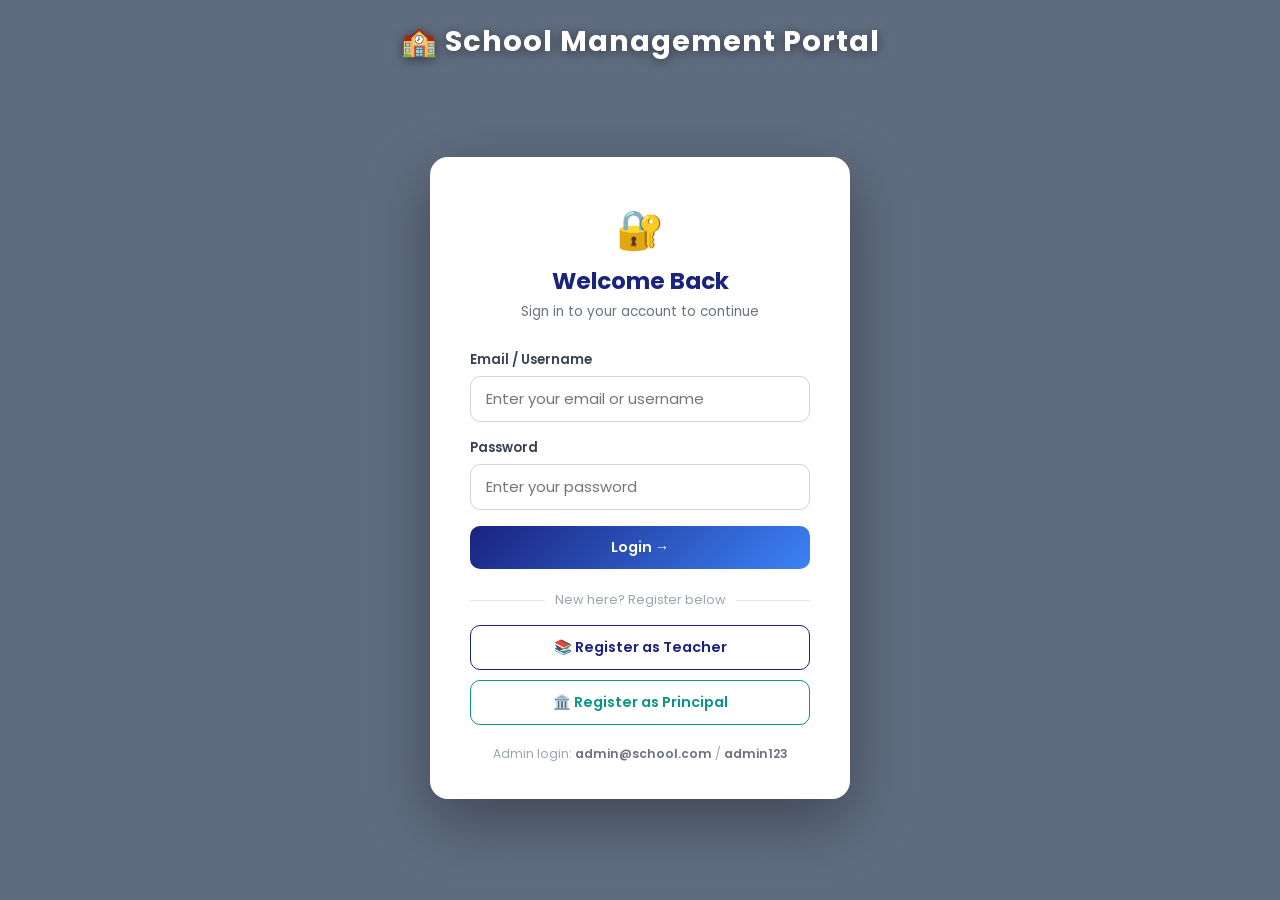
<file: index.html>
<!DOCTYPE html>
<html lang="en">
<head>
  <meta charset="UTF-8" />
  <meta name="viewport" content="width=device-width, initial-scale=1.0" />
  <title>School Management Portal – Login</title>
  <link rel="preconnect" href="https://fonts.googleapis.com" />
  <link rel="preconnect" href="https://fonts.gstatic.com" crossorigin />
  <link href="https://fonts.googleapis.com/css2?family=Poppins:wght@300;400;500;600;700&display=swap" rel="stylesheet" />
  <link rel="stylesheet" href="style.css" />
</head>
<body class="auth-page">

  <div class="portal-title">🏫 School Management Portal</div>

  <div class="auth-card narrow">
    <div class="card-header">
      <span class="icon">🔐</span>
      <h2>Welcome Back</h2>
      <p>Sign in to your account to continue</p>
    </div>

    <form id="loginForm" novalidate>
      <div class="form-group">
        <label for="email">Email / Username</label>
        <input type="text" id="email" placeholder="Enter your email or username" autocomplete="username" />
      </div>
      <div class="form-group">
        <label for="password">Password</label>
        <input type="password" id="password" placeholder="Enter your password" autocomplete="current-password" />
      </div>
      <button type="submit" class="btn btn-primary btn-full" style="margin-top:6px;">Login →</button>
      <div id="msg" class="msg"></div>
    </form>

    <div class="divider">New here? Register below</div>

    <div class="register-links">
      <a href="register-teacher.html" class="btn-outline">📚 Register as Teacher</a>
      <a href="register-principal.html" class="btn-outline teal">🏛️ Register as Principal</a>
    </div>

    <p class="demo-hint">Admin login: <span>admin@school.com</span> / <span>admin123</span></p>
  </div>

  <script src="app.js"></script>
  <script>
    // Redirect if already logged in
    (function () {
      const user = getCurrentUser();
      if (user) {
        if      (user.role === 'teacher')   location.href = 'dashboard-teacher.html';
        else if (user.role === 'principal') location.href = 'dashboard-principal.html';
        else if (user.role === 'admin')     location.href = 'dashboard-admin.html';
      }
    })();

    document.getElementById('loginForm').addEventListener('submit', function (e) {
      e.preventDefault();
      const email    = document.getElementById('email').value.trim();
      const password = document.getElementById('password').value;

      if (!email || !password) {
        showMsg('msg', 'error', 'Please fill in both fields.');
        return;
      }

      // Admin hard-coded credentials
      if (email === 'admin@school.com' && password === 'admin123') {
        setCurrentUser({ id: 'admin', name: 'Administrator', email: 'admin@school.com', role: 'admin' });
        location.href = 'dashboard-admin.html';
        return;
      }

      const users = getUsers();
      const user  = users.find(function (u) { return u.email === email && u.password === password; });

      if (!user) {
        showMsg('msg', 'error', 'Invalid email or password.');
        return;
      }
      if (user.active === false) {
        showMsg('msg', 'error', 'Your account access has been restricted by the administrator.');
        return;
      }

      setCurrentUser(user);
      if      (user.role === 'teacher')   location.href = 'dashboard-teacher.html';
      else if (user.role === 'principal') location.href = 'dashboard-principal.html';
    });
  </script>
</body>
</html>
</file>
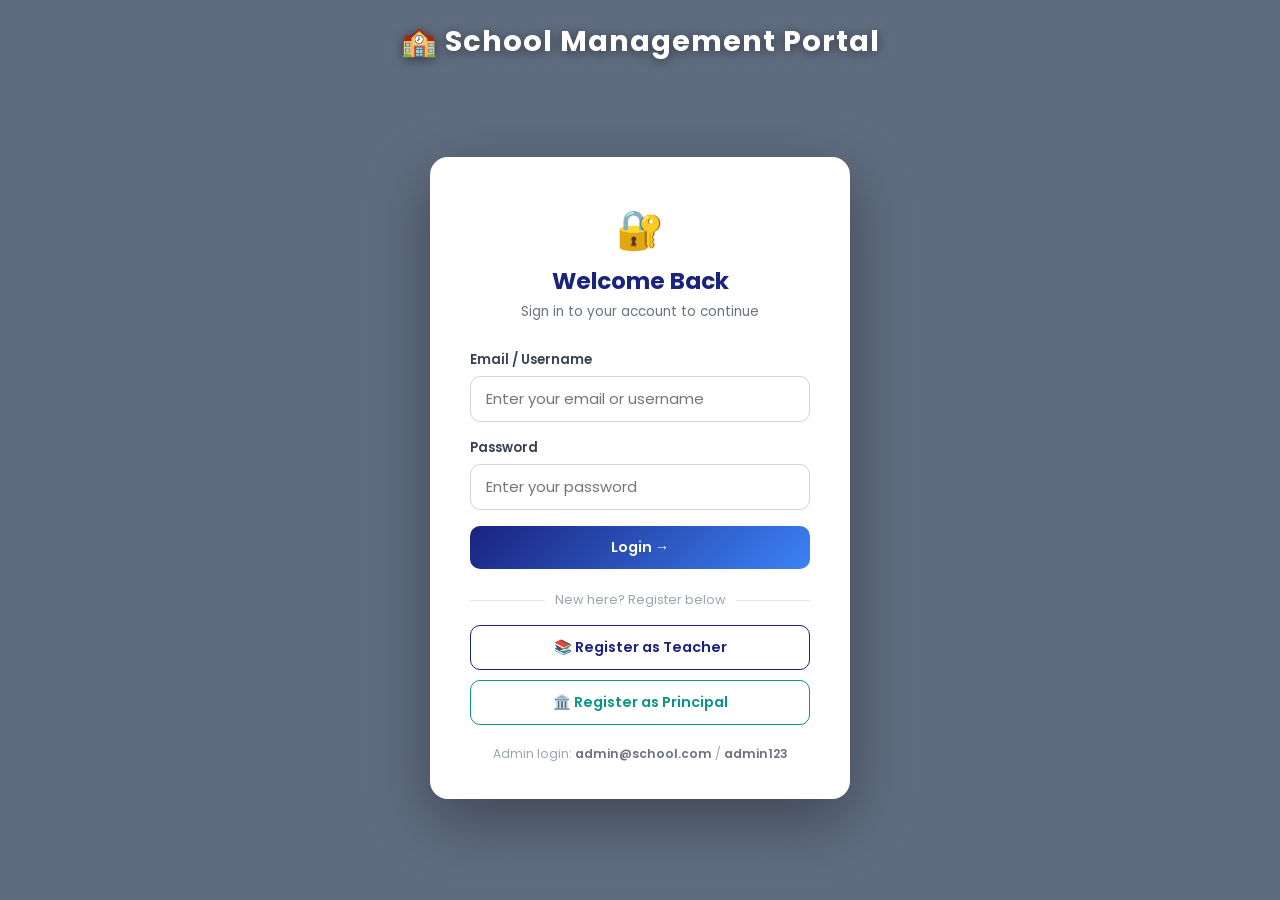
<file: dashboard-admin.html>
<!DOCTYPE html>
<html lang="en">
<head>
  <meta charset="UTF-8" />
  <meta name="viewport" content="width=device-width, initial-scale=1.0" />
  <title>Admin Control Panel – School Management Portal</title>
  <link rel="preconnect" href="https://fonts.googleapis.com" />
  <link rel="preconnect" href="https://fonts.gstatic.com" crossorigin />
  <link href="https://fonts.googleapis.com/css2?family=Poppins:wght@300;400;500;600;700&display=swap" rel="stylesheet" />
  <link rel="stylesheet" href="style.css" />
  <style>
    .topbar           { background: linear-gradient(135deg, var(--slate-dark) 0%, var(--slate-mid) 100%); }
    .nav-item:hover   { background: var(--purple-light); color: var(--purple); }
    .nav-item.active  { background: var(--purple-light); color: var(--purple); border-left-color: var(--purple); }
    .page-header h1   { color: var(--slate-dark); }
    .user-avatar      { background: var(--purple); }
  </style>
</head>
<body>

<!-- Topbar -->
<header class="topbar">
  <div class="topbar-left">
    <span class="topbar-logo">🏫</span>
    <div>
      <div class="topbar-title">School Management Portal</div>
      <div class="topbar-subtitle">Admin Control Panel</div>
    </div>
  </div>
  <div class="user-menu">
    <button class="user-btn" id="userBtn" aria-expanded="false" aria-haspopup="true">
      <div class="user-avatar">⚙️</div>
      <span>Administrator</span>
      <span aria-hidden="true">▾</span>
    </button>
    <nav class="dropdown" id="dropdown" role="menu">
      <a href="#" onclick="showPanel('overview'); closeDropdown(); return false;" role="menuitem">🏠 Overview</a>
      <hr />
      <a href="#" class="logout" onclick="logout(); return false;" role="menuitem">🚪 Logout</a>
    </nav>
  </div>
</header>

<!-- Sidebar -->
<nav class="sidebar" aria-label="Admin navigation">
  <div class="sidebar-section">
    <div class="sidebar-label">Admin Panel</div>
    <button class="nav-item active" id="nav-overview" onclick="showPanel('overview')"><span class="nav-icon">🏠</span> Overview</button>
    <button class="nav-item" id="nav-teachers" onclick="showPanel('teachers')"><span class="nav-icon">👩‍🏫</span> Teacher Access</button>
    <button class="nav-item" id="nav-principals" onclick="showPanel('principals')"><span class="nav-icon">🏛️</span> Principal Access</button>
    <button class="nav-item" id="nav-roles" onclick="showPanel('roles')"><span class="nav-icon">🛡️</span> Role Management</button>
  </div>
</nav>

<!-- Main -->
<main class="main">

  <!-- OVERVIEW -->
  <section class="panel active" id="panel-overview">
    <div class="page-header"><h1>⚙️ Admin Control Panel</h1><p>Manage system permissions, roles, and user access.</p></div>

    <div class="info-box">
      <div class="icon">⚠️</div>
      <p><strong>Access Restriction Notice</strong>
        As Administrator you can manage user roles and system permissions.
        You do <strong>not</strong> have access to student academic information
        (grades, marks, or academic records). This data is managed exclusively by
        Teachers and Principals.</p>
    </div>

    <div class="stats-grid">
      <div class="stat-card"><div class="stat-icon si-purple">👥</div><div class="stat-info"><h3 id="statTotal">0</h3><p>Total Users</p></div></div>
      <div class="stat-card"><div class="stat-icon si-blue">👩‍🏫</div><div class="stat-info"><h3 id="statTeachers">0</h3><p>Teachers</p></div></div>
      <div class="stat-card"><div class="stat-icon si-teal">🏛️</div><div class="stat-info"><h3 id="statPrincipals">0</h3><p>Principals</p></div></div>
      <div class="stat-card"><div class="stat-icon si-red">🚫</div><div class="stat-info"><h3 id="statBlocked">0</h3><p>Blocked Users</p></div></div>
    </div>

    <div class="content-card">
      <div class="content-card-header"><h3>All Registered Users</h3></div>
      <div class="content-card-body">
        <div class="table-wrapper">
          <table>
            <thead><tr><th>#</th><th>Name</th><th>Email</th><th>Role</th><th>Status</th><th>Actions</th></tr></thead>
            <tbody id="allUsersTable"><tr><td colspan="6" style="text-align:center;color:#9ca3af;padding:30px;">No users registered yet.</td></tr></tbody>
          </table>
        </div>
        <div id="overviewMsg" class="msg"></div>
      </div>
    </div>
  </section>

  <!-- TEACHER ACCESS -->
  <section class="panel" id="panel-teachers">
    <div class="page-header"><h1>👩‍🏫 Teacher Access Management</h1><p>Grant or revoke access for teacher accounts.</p></div>
    <div class="info-box">
      <div class="icon">ℹ️</div>
      <p><strong>Teacher Permissions</strong>
        Active teachers can upload homework, mark attendance, view class schedules,
        and track student performance. Grant or deny login access below.</p>
    </div>
    <div class="content-card">
      <div class="content-card-header">
        <h3>Registered Teachers</h3>
        <span class="meta" id="teacherCountLabel">0 teachers</span>
      </div>
      <div class="content-card-body">
        <div class="table-wrapper">
          <table>
            <thead><tr><th>#</th><th>Name</th><th>Email</th><th>Subject</th><th>Phone</th><th>Status</th><th>Actions</th></tr></thead>
            <tbody id="teacherTable"><tr><td colspan="7" style="text-align:center;color:#9ca3af;padding:30px;">No teachers registered yet.</td></tr></tbody>
          </table>
        </div>
        <div id="teacherMsg" class="msg"></div>
      </div>
    </div>
  </section>

  <!-- PRINCIPAL ACCESS -->
  <section class="panel" id="panel-principals">
    <div class="page-header"><h1>🏛️ Principal Access Management</h1><p>Grant or revoke access for principal accounts.</p></div>
    <div class="info-box">
      <div class="icon">ℹ️</div>
      <p><strong>Principal Permissions</strong>
        Active principals can view school reports, manage teachers, view student
        records, and post announcements. Grant or deny login access below.</p>
    </div>
    <div class="content-card">
      <div class="content-card-header">
        <h3>Registered Principals</h3>
        <span class="meta" id="principalCountLabel">0 principals</span>
      </div>
      <div class="content-card-body">
        <div class="table-wrapper">
          <table>
            <thead><tr><th>#</th><th>Name</th><th>Email</th><th>Experience</th><th>Phone</th><th>Status</th><th>Actions</th></tr></thead>
            <tbody id="principalTable"><tr><td colspan="7" style="text-align:center;color:#9ca3af;padding:30px;">No principals registered yet.</td></tr></tbody>
          </table>
        </div>
        <div id="principalMsg" class="msg"></div>
      </div>
    </div>
  </section>

  <!-- ROLE MANAGEMENT -->
  <section class="panel" id="panel-roles">
    <div class="page-header"><h1>🛡️ Role Management</h1><p>Overview of system roles and their permissions.</p></div>
    <div class="info-box">
      <div class="icon">🔒</div>
      <p><strong>Important Restriction</strong>
        The Admin role cannot access student academic information.
        Grades, marks, exam results, and academic performance data are
        restricted to Teacher and Principal roles only.</p>
    </div>
    <div class="content-card">
      <div class="content-card-header"><h3>System Roles &amp; Permissions</h3></div>
      <div class="content-card-body">
        <div class="table-wrapper">
          <table>
            <thead><tr><th>Role</th><th>Register</th><th>Dashboard</th><th>Profile Mgmt</th><th>Student Academics</th><th>Access Control</th></tr></thead>
            <tbody>
              <tr>
                <td><span class="status-badge badge-purple">⚙️ Admin</span></td>
                <td>❌</td>
                <td>✅ Admin Panel</td>
                <td>–</td>
                <td><span class="status-badge badge-red">No Access</span></td>
                <td><span class="status-badge badge-green">Full Control</span></td>
              </tr>
              <tr>
                <td><span class="status-badge badge-blue">📚 Teacher</span></td>
                <td>✅ Self-Register</td>
                <td>✅ Teacher Dashboard</td>
                <td>✅ Edit Profile &amp; Password</td>
                <td><span class="status-badge badge-green">Full Access</span></td>
                <td><span class="status-badge badge-red">No Access</span></td>
              </tr>
              <tr>
                <td><span class="status-badge badge-teal">🏛️ Principal</span></td>
                <td>✅ Self-Register</td>
                <td>✅ Principal Dashboard</td>
                <td>✅ Edit Profile &amp; Password</td>
                <td><span class="status-badge badge-green">Full Access</span></td>
                <td><span class="status-badge badge-red">No Access</span></td>
              </tr>
            </tbody>
          </table>
        </div>
      </div>
    </div>
    <div class="content-card">
      <div class="content-card-header"><h3>Feature Matrix</h3></div>
      <div class="content-card-body">
        <div class="table-wrapper">
          <table>
            <thead><tr><th>Feature</th><th>Admin</th><th>Teacher</th><th>Principal</th></tr></thead>
            <tbody>
              <tr><td>Upload Homework</td><td>❌</td><td>✅</td><td>❌</td></tr>
              <tr><td>Mark Attendance</td><td>❌</td><td>✅</td><td>❌</td></tr>
              <tr><td>View Class Schedule</td><td>❌</td><td>✅</td><td>❌</td></tr>
              <tr><td>Student Performance</td><td>❌</td><td>✅</td><td>✅</td></tr>
              <tr><td>School Reports</td><td>❌</td><td>❌</td><td>✅</td></tr>
              <tr><td>Teacher Management</td><td>✅ (Access)</td><td>❌</td><td>✅ (View)</td></tr>
              <tr><td>Student Records</td><td>❌</td><td>❌</td><td>✅ (View)</td></tr>
              <tr><td>Post Announcements</td><td>❌</td><td>❌</td><td>✅</td></tr>
              <tr><td>Grant/Deny Access</td><td>✅</td><td>❌</td><td>❌</td></tr>
              <tr><td>Student Academics</td><td><span class="status-badge badge-red">DENIED</span></td><td>✅</td><td>✅</td></tr>
            </tbody>
          </table>
        </div>
      </div>
    </div>
  </section>

</main>

<script src="app.js"></script>
<script>
  /* ── Auth guard ── */
  requireRole('admin');

  initUserMenu();
  loadAllData();

  window.showPanel = function (name) {
    document.querySelectorAll('.panel').forEach(function (el) { el.classList.remove('active'); });
    document.querySelectorAll('.nav-item').forEach(function (el) { el.classList.remove('active'); });
    var panel = document.getElementById('panel-' + name); if (panel) panel.classList.add('active');
    var nav   = document.getElementById('nav-'   + name); if (nav)   nav.classList.add('active');
    loadAllData();
  };

  function loadAllData() {
    var users      = getUsers();
    var teachers   = users.filter(function (u) { return u.role === 'teacher';   });
    var principals = users.filter(function (u) { return u.role === 'principal'; });
    var blocked    = users.filter(function (u) { return u.active === false;     });

    /* stats */
    document.getElementById('statTotal').textContent      = users.length;
    document.getElementById('statTeachers').textContent   = teachers.length;
    document.getElementById('statPrincipals').textContent = principals.length;
    document.getElementById('statBlocked').textContent    = blocked.length;

    /* all users */
    var allTbody = document.getElementById('allUsersTable');
    if (!users.length) {
      allTbody.innerHTML = '<tr><td colspan="6" style="text-align:center;color:#9ca3af;padding:30px;">No users registered yet.</td></tr>';
    } else {
      allTbody.innerHTML = users.map(function (u, i) {
        var active = u.active !== false;
        return '<tr><td>' + (i+1) + '</td><td>' + u.name + '</td><td>' + u.email + '</td>' +
          '<td><span class="status-badge ' + (u.role==='teacher'?'badge-blue':'badge-teal') + '">' +
          (u.role==='teacher'?'📚 Teacher':'🏛️ Principal') + '</span></td>' +
          '<td><span class="status-badge ' + (active?'badge-green':'badge-red') + '">' + (active?'Active':'Blocked') + '</span></td>' +
          '<td><div class="btn-group">' +
          (active ? '<button class="btn btn-sm btn-danger" onclick="toggleAccess(\''+u.id+'\',false)">🚫 Deny Access</button>'
                  : '<button class="btn btn-sm btn-success" onclick="toggleAccess(\''+u.id+'\',true)">✅ Grant Access</button>') +
          '</div></td></tr>';
      }).join('');
    }

    /* teachers table */
    document.getElementById('teacherCountLabel').textContent = teachers.length + ' teacher' + (teachers.length!==1?'s':'');
    var tTbody = document.getElementById('teacherTable');
    if (!teachers.length) {
      tTbody.innerHTML = '<tr><td colspan="7" style="text-align:center;color:#9ca3af;padding:30px;">No teachers registered yet.</td></tr>';
    } else {
      tTbody.innerHTML = teachers.map(function (t, i) {
        var active = t.active !== false;
        return '<tr><td>'+(i+1)+'</td><td>'+t.name+'</td><td>'+t.email+'</td><td>'+(t.subject||'–')+'</td><td>'+(t.phone||'–')+'</td>' +
          '<td><span class="status-badge '+(active?'badge-green':'badge-red')+'">'+(active?'Active':'Blocked')+'</span></td>' +
          '<td><div class="btn-group">' +
          (active ? '<button class="btn btn-sm btn-danger" onclick="toggleAccess(\''+t.id+'\',false,\'teacher\')">🚫 Deny</button>'
                  : '<button class="btn btn-sm btn-success" onclick="toggleAccess(\''+t.id+'\',true,\'teacher\')">✅ Grant</button>') +
          '</div></td></tr>';
      }).join('');
    }

    /* principals table */
    document.getElementById('principalCountLabel').textContent = principals.length + ' principal' + (principals.length!==1?'s':'');
    var pTbody = document.getElementById('principalTable');
    if (!principals.length) {
      pTbody.innerHTML = '<tr><td colspan="7" style="text-align:center;color:#9ca3af;padding:30px;">No principals registered yet.</td></tr>';
    } else {
      pTbody.innerHTML = principals.map(function (p, i) {
        var active = p.active !== false;
        return '<tr><td>'+(i+1)+'</td><td>'+p.name+'</td><td>'+p.email+'</td><td>'+(p.experience?p.experience+' yrs':'–')+'</td><td>'+(p.phone||'–')+'</td>' +
          '<td><span class="status-badge '+(active?'badge-green':'badge-red')+'">'+(active?'Active':'Blocked')+'</span></td>' +
          '<td><div class="btn-group">' +
          (active ? '<button class="btn btn-sm btn-danger" onclick="toggleAccess(\''+p.id+'\',false,\'principal\')">🚫 Deny</button>'
                  : '<button class="btn btn-sm btn-success" onclick="toggleAccess(\''+p.id+'\',true,\'principal\')">✅ Grant</button>') +
          '</div></td></tr>';
      }).join('');
    }
  }

  window.toggleAccess = function (id, grant, source) {
    var users = getUsers();
    var idx   = users.findIndex(function (u) { return u.id === id; });
    if (idx === -1) return;
    users[idx].active = grant;
    saveUsers(users);
    var msgId = source === 'teacher' ? 'teacherMsg' : source === 'principal' ? 'principalMsg' : 'overviewMsg';
    showMsg(msgId, 'success', '✅ Access ' + (grant ? 'granted' : 'denied') + ' for ' + users[idx].name + '.', 3000);
    loadAllData();
  };
</script>
</body>
</html>
</file>
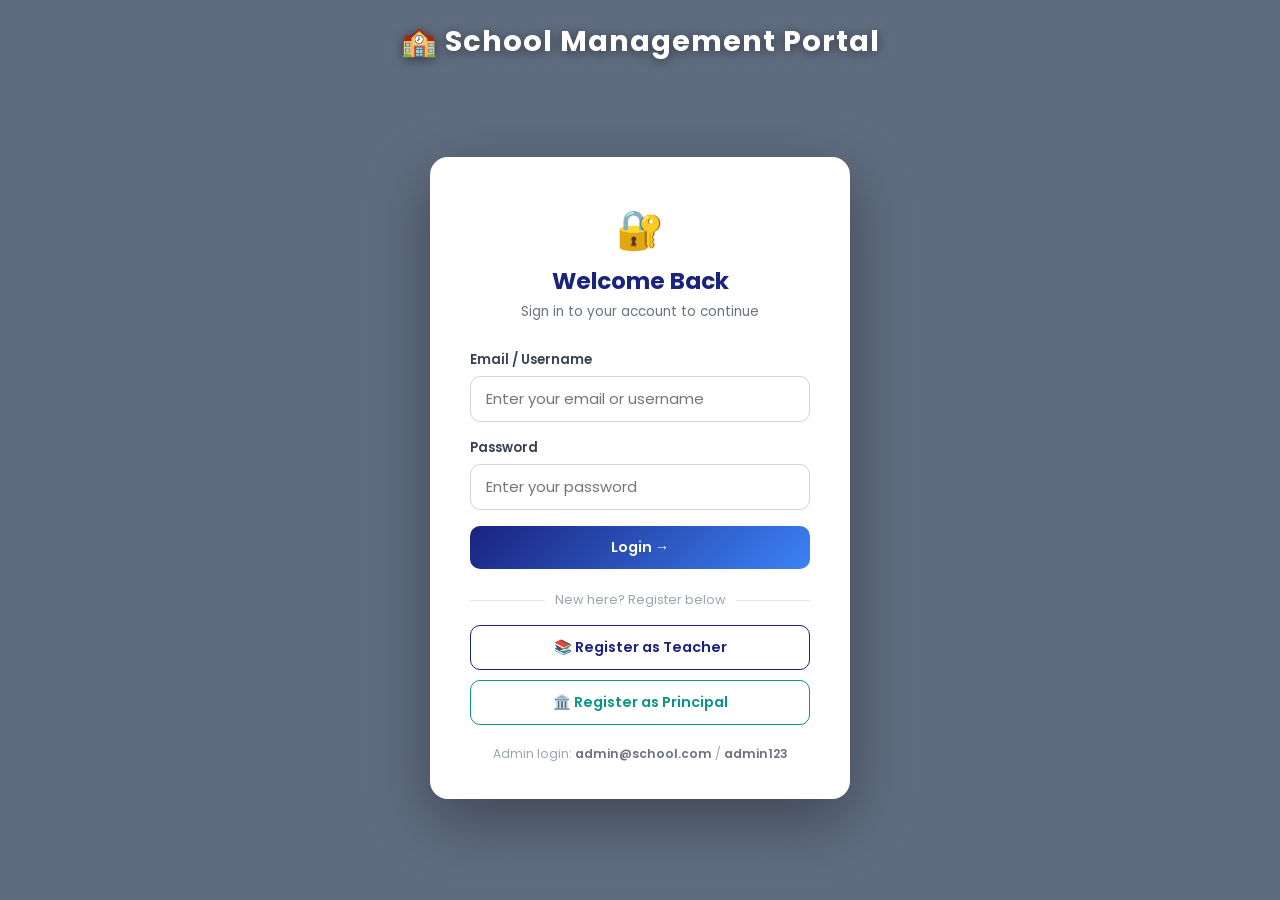
<file: dashboard-principal.html>
<!DOCTYPE html>
<html lang="en">
<head>
  <meta charset="UTF-8" />
  <meta name="viewport" content="width=device-width, initial-scale=1.0" />
  <title>Principal Dashboard – School Management Portal</title>
  <link rel="preconnect" href="https://fonts.googleapis.com" />
  <link rel="preconnect" href="https://fonts.gstatic.com" crossorigin />
  <link href="https://fonts.googleapis.com/css2?family=Poppins:wght@300;400;500;600;700&display=swap" rel="stylesheet" />
  <link rel="stylesheet" href="style.css" />
  <style>
    .topbar         { background: linear-gradient(135deg, var(--teal-dark) 0%, var(--teal-mid) 100%); }
    .nav-item:hover { background: #ccfbf1; color: var(--teal-dark); }
    .nav-item.active{ background: #ccfbf1; color: var(--teal-dark); border-left-color: var(--teal-dark); }
    .page-header h1 { color: var(--teal-dark); }
    .profile-avatar { background: linear-gradient(135deg, var(--teal-dark) 0%, var(--teal-mid) 100%); }
    .badge          { background: #ccfbf1; color: var(--teal-dark); }
  </style>
</head>
<body>

<!-- Topbar -->
<header class="topbar">
  <div class="topbar-left">
    <span class="topbar-logo">🏫</span>
    <div>
      <div class="topbar-title">School Management Portal</div>
      <div class="topbar-subtitle">Principal Dashboard</div>
    </div>
  </div>
  <div class="user-menu">
    <button class="user-btn" id="userBtn" aria-expanded="false" aria-haspopup="true">
      <div class="user-avatar" id="topAvatar">P</div>
      <span id="topName">Principal</span>
      <span aria-hidden="true">▾</span>
    </button>
    <nav class="dropdown" id="dropdown" role="menu">
      <a href="#" onclick="showPanel('profile'); closeDropdown(); return false;" role="menuitem">👤 Profile</a>
      <a href="#" onclick="showPanel('changePassword'); closeDropdown(); return false;" role="menuitem">🔒 Change Password</a>
      <hr />
      <a href="#" class="logout" onclick="logout(); return false;" role="menuitem">🚪 Logout</a>
    </nav>
  </div>
</header>

<!-- Sidebar -->
<nav class="sidebar" aria-label="Main navigation">
  <div class="sidebar-section">
    <div class="sidebar-label">Main Menu</div>
    <button class="nav-item active" id="nav-home" onclick="showPanel('home')"><span class="nav-icon">🏠</span> Dashboard</button>
    <button class="nav-item" id="nav-reports" onclick="showPanel('reports')"><span class="nav-icon">📋</span> School Reports</button>
    <button class="nav-item" id="nav-teachers" onclick="showPanel('teachers')"><span class="nav-icon">👩‍🏫</span> Teacher Management</button>
    <button class="nav-item" id="nav-students" onclick="showPanel('students')"><span class="nav-icon">🎓</span> Student Records</button>
    <button class="nav-item" id="nav-announcements" onclick="showPanel('announcements')"><span class="nav-icon">📢</span> Announcements</button>
  </div>
  <div class="sidebar-section" style="margin-top:12px;">
    <div class="sidebar-label">Account</div>
    <button class="nav-item" id="nav-profile" onclick="showPanel('profile')"><span class="nav-icon">👤</span> Profile</button>
    <button class="nav-item" id="nav-changePassword" onclick="showPanel('changePassword')"><span class="nav-icon">🔒</span> Change Password</button>
  </div>
</nav>

<!-- Main -->
<main class="main">

  <!-- HOME -->
  <section class="panel active" id="panel-home">
    <div class="page-header">
      <h1 id="welcomeMsg">Welcome back! 👋</h1>
      <p>School overview and today's summary.</p>
    </div>
    <div class="stats-grid">
      <div class="stat-card"><div class="stat-icon si-teal">🎓</div><div class="stat-info"><h3>842</h3><p>Total Students</p></div></div>
      <div class="stat-card"><div class="stat-icon si-blue">👩‍🏫</div><div class="stat-info"><h3 id="totalTeachers">0</h3><p>Total Teachers</p></div></div>
      <div class="stat-card"><div class="stat-icon si-orange">📋</div><div class="stat-info"><h3>24</h3><p>Active Classes</p></div></div>
      <div class="stat-card"><div class="stat-icon si-purple">📊</div><div class="stat-info"><h3>91%</h3><p>Attendance Rate</p></div></div>
    </div>
    <div class="content-card">
      <div class="content-card-header"><h3>📌 Quick Announcements</h3></div>
      <div class="content-card-body" id="homeAnnList">
        <div class="announcement-item"><h4>Annual Sports Day</h4><p>Annual Sports Day scheduled for March 25th. All teachers must prepare students for events.</p><div class="ann-meta">📅 March 10, 2026</div></div>
        <div class="announcement-item"><h4>Board Meeting</h4><p>Monthly board meeting on March 15th at 2 PM in the conference hall.</p><div class="ann-meta">📅 March 8, 2026</div></div>
      </div>
    </div>
  </section>

  <!-- SCHOOL REPORTS -->
  <section class="panel" id="panel-reports">
    <div class="page-header"><h1>📋 School Reports</h1><p>Academic and operational reports for the school.</p></div>
    <div class="stats-grid">
      <div class="stat-card"><div class="stat-icon si-teal">📈</div><div class="stat-info"><h3>89%</h3><p>Pass Rate</p></div></div>
      <div class="stat-card"><div class="stat-icon si-blue">⭐</div><div class="stat-info"><h3>A-</h3><p>Avg. Grade</p></div></div>
      <div class="stat-card"><div class="stat-icon si-orange">🏆</div><div class="stat-info"><h3>15</h3><p>Distinctions</p></div></div>
      <div class="stat-card"><div class="stat-icon si-purple">📚</div><div class="stat-info"><h3>95%</h3><p>Curriculum Complete</p></div></div>
    </div>
    <div class="content-card">
      <div class="content-card-header"><h3>Department Performance</h3></div>
      <div class="content-card-body">
        <div class="table-wrapper">
          <table>
            <thead><tr><th>Department</th><th>Pass Rate</th><th>Avg. Score</th><th>Status</th></tr></thead>
            <tbody>
              <tr><td>Mathematics</td><td>92%</td><td>84.3</td><td><span class="status-badge badge-green">Excellent</span></td></tr>
              <tr><td>Science</td><td>88%</td><td>81.7</td><td><span class="status-badge badge-green">Good</span></td></tr>
              <tr><td>English</td><td>95%</td><td>87.2</td><td><span class="status-badge badge-green">Excellent</span></td></tr>
              <tr><td>History</td><td>79%</td><td>74.6</td><td><span class="status-badge badge-orange">Average</span></td></tr>
              <tr><td>Physical Education</td><td>98%</td><td>91.0</td><td><span class="status-badge badge-green">Excellent</span></td></tr>
            </tbody>
          </table>
        </div>
      </div>
    </div>
    <div class="content-card">
      <div class="content-card-header"><h3>Monthly Attendance Trend</h3></div>
      <div class="content-card-body">
        <div class="table-wrapper">
          <table>
            <thead><tr><th>Month</th><th>Students</th><th>Attendance %</th><th>Trend</th></tr></thead>
            <tbody>
              <tr><td>January</td><td>842</td><td>93%</td><td>📈</td></tr>
              <tr><td>February</td><td>842</td><td>91%</td><td>📉</td></tr>
              <tr><td>March (so far)</td><td>842</td><td>94%</td><td>📈</td></tr>
            </tbody>
          </table>
        </div>
      </div>
    </div>
  </section>

  <!-- TEACHER MANAGEMENT -->
  <section class="panel" id="panel-teachers">
    <div class="page-header"><h1>👩‍🏫 Teacher Management</h1><p>View teachers registered in the system.</p></div>
    <div class="content-card">
      <div class="content-card-header">
        <h3>Registered Teachers</h3>
        <span class="meta" id="teacherCount">0 teachers</span>
      </div>
      <div class="content-card-body">
        <div class="table-wrapper">
          <table>
            <thead><tr><th>#</th><th>Name</th><th>Email</th><th>Subject</th><th>Phone</th><th>Status</th></tr></thead>
            <tbody id="teacherTable"><tr><td colspan="6" style="text-align:center;color:#9ca3af;padding:30px;">No teachers registered yet.</td></tr></tbody>
          </table>
        </div>
      </div>
    </div>
  </section>

  <!-- STUDENT RECORDS -->
  <section class="panel" id="panel-students">
    <div class="page-header"><h1>🎓 Student Records</h1><p>Overview of student enrollment and records.</p></div>
    <div class="stats-grid">
      <div class="stat-card"><div class="stat-icon si-teal">🎓</div><div class="stat-info"><h3>842</h3><p>Total Students</p></div></div>
      <div class="stat-card"><div class="stat-icon si-blue">👦</div><div class="stat-info"><h3>423</h3><p>Male</p></div></div>
      <div class="stat-card"><div class="stat-icon si-orange">👧</div><div class="stat-info"><h3>419</h3><p>Female</p></div></div>
      <div class="stat-card"><div class="stat-icon si-purple">🏫</div><div class="stat-info"><h3>24</h3><p>Classes</p></div></div>
    </div>
    <div class="content-card">
      <div class="content-card-header"><h3>Class-wise Enrollment</h3></div>
      <div class="content-card-body">
        <div class="table-wrapper">
          <table>
            <thead><tr><th>Class</th><th>Section</th><th>Students</th><th>Class Teacher</th><th>Status</th></tr></thead>
            <tbody>
              <tr><td>Class 9</td><td>A</td><td>42</td><td>Mrs. Johnson</td><td><span class="status-badge badge-green">Active</span></td></tr>
              <tr><td>Class 9</td><td>B</td><td>41</td><td>Mr. Patel</td><td><span class="status-badge badge-green">Active</span></td></tr>
              <tr><td>Class 10</td><td>A</td><td>40</td><td>Ms. Williams</td><td><span class="status-badge badge-green">Active</span></td></tr>
              <tr><td>Class 10</td><td>B</td><td>38</td><td>Mr. Brown</td><td><span class="status-badge badge-green">Active</span></td></tr>
              <tr><td>Class 11</td><td>A</td><td>35</td><td>Dr. Smith</td><td><span class="status-badge badge-green">Active</span></td></tr>
              <tr><td>Class 11</td><td>B</td><td>36</td><td>Mrs. Davis</td><td><span class="status-badge badge-orange">Review</span></td></tr>
            </tbody>
          </table>
        </div>
      </div>
    </div>
  </section>

  <!-- ANNOUNCEMENTS -->
  <section class="panel" id="panel-announcements">
    <div class="page-header"><h1>📢 Announcements</h1><p>Post and manage school-wide announcements.</p></div>
    <div class="content-card">
      <div class="content-card-header"><h3>Post New Announcement</h3></div>
      <div class="content-card-body">
        <form id="annForm" onsubmit="postAnnouncement(event)">
          <div class="form-group"><label>Title</label><input type="text" id="annTitle" placeholder="Announcement title" /></div>
          <div class="form-group"><label>Message</label><textarea id="annBody" placeholder="Write your announcement here…"></textarea></div>
          <div class="form-row">
            <div class="form-group"><label>Audience</label>
              <select id="annAudience">
                <option>All Staff &amp; Students</option><option>Teachers Only</option>
                <option>Students Only</option><option>Parents Only</option>
              </select>
            </div>
            <div class="form-group"><label>Priority</label>
              <select id="annPriority"><option>Normal</option><option>Important</option><option>Urgent</option></select>
            </div>
          </div>
          <button type="submit" class="btn btn-primary-teal">📢 Post Announcement</button>
          <div id="annMsg" class="msg"></div>
        </form>
      </div>
    </div>
    <div class="content-card">
      <div class="content-card-header"><h3>Recent Announcements</h3></div>
      <div class="content-card-body" id="annList">
        <div class="announcement-item"><h4>Annual Sports Day</h4><p>Annual Sports Day scheduled for March 25th. All teachers must prepare students.</p><div class="ann-meta">👥 All Staff &amp; Students &nbsp;|&nbsp; 📅 March 10, 2026 &nbsp;|&nbsp; <span class="status-badge badge-blue">Normal</span></div></div>
        <div class="announcement-item"><h4>Board Meeting</h4><p>Monthly board meeting on March 15th at 2 PM in the conference hall.</p><div class="ann-meta">👥 Teachers Only &nbsp;|&nbsp; 📅 March 8, 2026 &nbsp;|&nbsp; <span class="status-badge badge-orange">Important</span></div></div>
      </div>
    </div>
  </section>

  <!-- PROFILE -->
  <section class="panel" id="panel-profile">
    <div class="page-header"><h1>👤 My Profile</h1><p>View and edit your profile information.</p></div>
    <div class="content-card">
      <div class="profile-top">
        <div class="profile-avatar" id="profileAvatar">P</div>
        <div class="profile-meta">
          <h2 id="profileName">Principal Name</h2>
          <p id="profileEmail">principal@school.edu</p>
          <span class="badge">🏛️ Principal</span>
        </div>
      </div>
      <!-- View Mode -->
      <div class="content-card-body" id="profileViewMode">
        <div class="info-grid">
          <div class="info-item"><label>Full Name</label><p id="pName">–</p></div>
          <div class="info-item"><label>Email</label><p id="pEmail">–</p></div>
          <div class="info-item"><label>Phone</label><p id="pPhone">–</p></div>
          <div class="info-item"><label>Experience</label><p id="pExp">–</p></div>
          <div class="info-item"><label>Role</label><p id="pRole">Principal</p></div>
          <div class="info-item"><label>Member Since</label><p id="pDate">–</p></div>
        </div>
        <div style="margin-top:24px;"><button class="btn btn-primary-teal" onclick="toggleEditProfile()">✏️ Edit Profile</button></div>
      </div>
      <!-- Edit Mode -->
      <div class="content-card-body" id="profileEditMode" style="display:none;">
        <form id="editProfileForm" onsubmit="saveProfile(event)">
          <div class="form-row">
            <div class="form-group"><label>Full Name</label><input type="text" id="editName" /></div>
            <div class="form-group"><label>Email (read-only)</label><input type="email" id="editEmail" disabled /></div>
          </div>
          <div class="form-row">
            <div class="form-group"><label>Phone Number</label><input type="tel" id="editPhone" /></div>
            <div class="form-group"><label>Experience (years)</label><input type="number" id="editExp" min="0" /></div>
          </div>
          <div class="btn-group">
            <button type="submit" class="btn btn-primary-teal">💾 Save Changes</button>
            <button type="button" class="btn btn-secondary" onclick="toggleEditProfile()">Cancel</button>
          </div>
          <div id="profileMsg" class="msg"></div>
        </form>
      </div>
    </div>
  </section>

  <!-- CHANGE PASSWORD -->
  <section class="panel" id="panel-changePassword">
    <div class="page-header"><h1>🔒 Change Password</h1><p>Update your account password.</p></div>
    <div class="content-card" style="max-width:480px;">
      <div class="content-card-header"><h3>Update Password</h3></div>
      <div class="content-card-body">
        <form id="pwForm" onsubmit="changePassword(event)">
          <div class="form-group"><label>Current Password</label><input type="password" id="currPw" placeholder="Enter current password" autocomplete="current-password" /></div>
          <div class="form-group"><label>New Password</label><input type="password" id="newPw" placeholder="Min. 6 characters" autocomplete="new-password" /></div>
          <div class="form-group"><label>Confirm New Password</label><input type="password" id="confPw" placeholder="Re-enter new password" autocomplete="new-password" /></div>
          <button type="submit" class="btn btn-primary-teal">🔐 Update Password</button>
          <div id="pwMsg" class="msg"></div>
        </form>
      </div>
    </div>
  </section>

</main>

<script src="app.js"></script>
<script>
  var currentUser = requireRole('principal');

  function init() {
    document.getElementById('welcomeMsg').textContent = 'Welcome back, ' + currentUser.name + '! 👋';
    loadProfileUI(currentUser);
    loadTeachers();
  }

  initUserMenu();
  init();

  window.showPanel = function (name) {
    document.querySelectorAll('.panel').forEach(function (el) { el.classList.remove('active'); });
    document.querySelectorAll('.nav-item').forEach(function (el) { el.classList.remove('active'); });
    var panel = document.getElementById('panel-' + name); if (panel) panel.classList.add('active');
    var nav   = document.getElementById('nav-' + name);   if (nav)   nav.classList.add('active');
    if (name === 'teachers') loadTeachers();
  };

  window.saveProfile = function (e) {
    saveProfile(e, function (u) {
      currentUser = u;
      var expEl = document.getElementById('pExp');
      if (expEl) expEl.textContent = u.experience ? u.experience + ' years' : '–';
    });
  };

  function loadTeachers() {
    var teachers = getUsers().filter(function (u) { return u.role === 'teacher'; });
    document.getElementById('totalTeachers').textContent = teachers.length;
    document.getElementById('teacherCount').textContent  = teachers.length + ' teacher' + (teachers.length !== 1 ? 's' : '');
    var tbody = document.getElementById('teacherTable');
    if (!teachers.length) {
      tbody.innerHTML = '<tr><td colspan="6" style="text-align:center;color:#9ca3af;padding:30px;">No teachers registered yet.</td></tr>';
      return;
    }
    tbody.innerHTML = teachers.map(function (t, i) {
      var active = t.active !== false;
      return '<tr><td>' + (i+1) + '</td><td>' + t.name + '</td><td>' + t.email + '</td><td>' + (t.subject||'–') + '</td><td>' + (t.phone||'–') + '</td>' +
        '<td><span class="status-badge ' + (active ? 'badge-green' : 'badge-red') + '">' + (active ? 'Active' : 'Inactive') + '</span></td></tr>';
    }).join('');
  }

  window.postAnnouncement = function (e) {
    e.preventDefault();
    var title    = document.getElementById('annTitle').value.trim();
    var body     = document.getElementById('annBody').value.trim();
    var audience = document.getElementById('annAudience').value;
    var priority = document.getElementById('annPriority').value;
    if (!title || !body) { showMsg('annMsg', 'error', 'Please fill in title and message.'); return; }
    var pc = priority === 'Urgent' ? 'badge-red' : priority === 'Important' ? 'badge-orange' : 'badge-blue';
    var html = '<div class="announcement-item"><h4>' + title + '</h4><p>' + body + '</p>' +
      '<div class="ann-meta">👥 ' + audience + ' &nbsp;|&nbsp; 📅 ' +
      new Date().toLocaleDateString('en-US',{year:'numeric',month:'long',day:'numeric'}) +
      ' &nbsp;|&nbsp; <span class="status-badge ' + pc + '">' + priority + '</span></div></div>';
    document.getElementById('annList').insertAdjacentHTML('afterbegin', html);
    showMsg('annMsg', 'success', '✅ Announcement posted successfully.', 2000);
    document.getElementById('annForm').reset();
  };
</script>
</body>
</html>
</file>
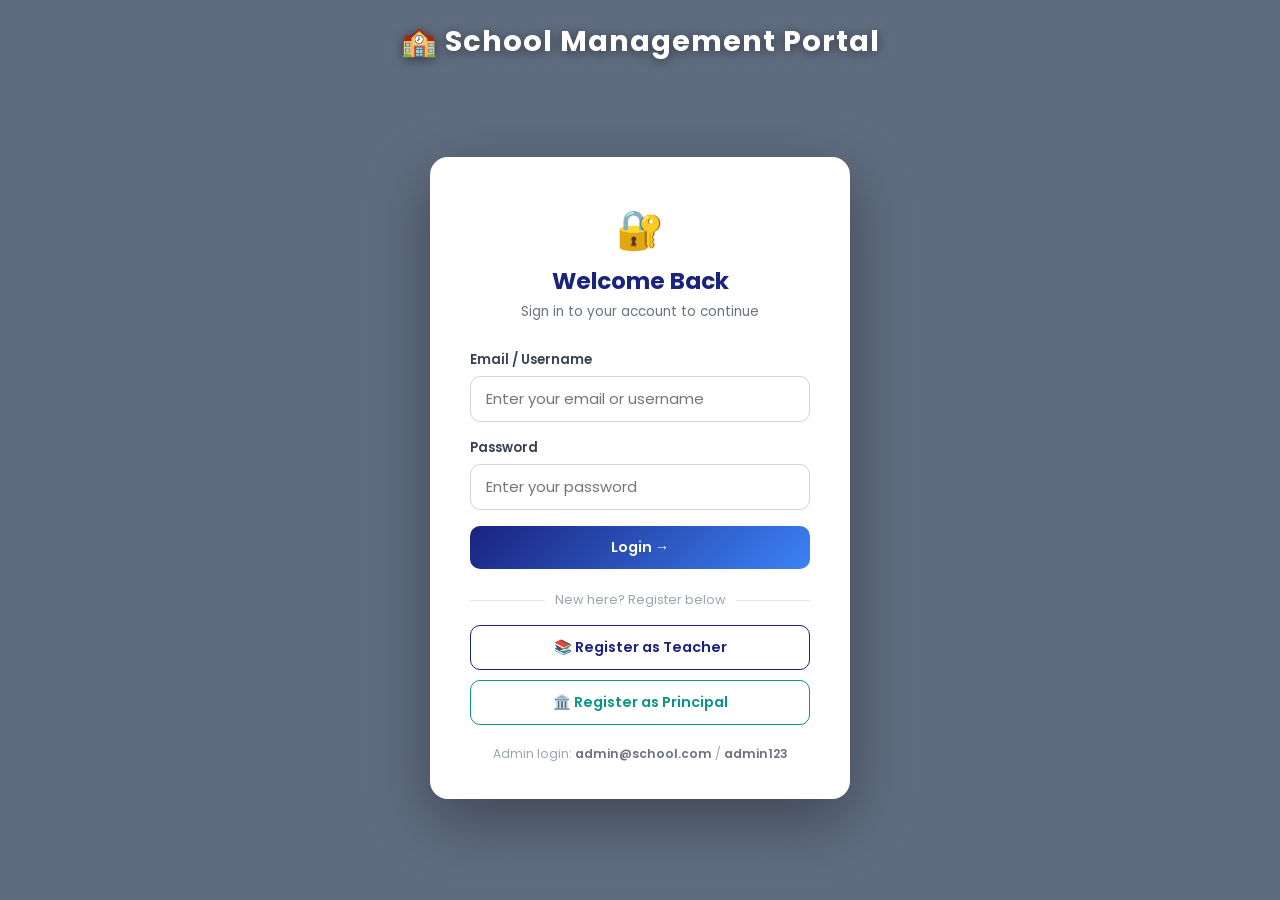
<file: dashboard-teacher.html>
<!DOCTYPE html>
<html lang="en">
<head>
  <meta charset="UTF-8" />
  <meta name="viewport" content="width=device-width, initial-scale=1.0" />
  <title>Teacher Dashboard – School Management Portal</title>
  <link rel="preconnect" href="https://fonts.googleapis.com" />
  <link rel="preconnect" href="https://fonts.gstatic.com" crossorigin />
  <link href="https://fonts.googleapis.com/css2?family=Poppins:wght@300;400;500;600;700&display=swap" rel="stylesheet" />
  <link rel="stylesheet" href="style.css" />
</head>
<body>

<!-- ── Topbar ── -->
<header class="topbar">
  <div class="topbar-left">
    <span class="topbar-logo">🏫</span>
    <div>
      <div class="topbar-title">School Management Portal</div>
      <div class="topbar-subtitle">Teacher Dashboard</div>
    </div>
  </div>
  <div class="user-menu">
    <button class="user-btn" id="userBtn" aria-expanded="false" aria-haspopup="true">
      <div class="user-avatar" id="topAvatar">T</div>
      <span id="topName">Teacher</span>
      <span aria-hidden="true">▾</span>
    </button>
    <nav class="dropdown" id="dropdown" role="menu">
      <a href="#" onclick="showPanel('profile'); closeDropdown(); return false;" role="menuitem">👤 Profile</a>
      <a href="#" onclick="showPanel('changePassword'); closeDropdown(); return false;" role="menuitem">🔒 Change Password</a>
      <hr />
      <a href="#" class="logout" onclick="logout(); return false;" role="menuitem">🚪 Logout</a>
    </nav>
  </div>
</header>

<!-- ── Sidebar ── -->
<nav class="sidebar" aria-label="Main navigation">
  <div class="sidebar-section">
    <div class="sidebar-label">Main Menu</div>
    <button class="nav-item active" id="nav-home" onclick="showPanel('home')"><span class="nav-icon">🏠</span> Dashboard</button>
    <button class="nav-item" id="nav-homework" onclick="showPanel('homework')"><span class="nav-icon">📤</span> Upload Homework</button>
    <button class="nav-item" id="nav-attendance" onclick="showPanel('attendance')"><span class="nav-icon">✅</span> Mark Attendance</button>
    <button class="nav-item" id="nav-schedule" onclick="showPanel('schedule')"><span class="nav-icon">📅</span> Class Schedule</button>
    <button class="nav-item" id="nav-performance" onclick="showPanel('performance')"><span class="nav-icon">📊</span> Student Performance</button>
  </div>
  <div class="sidebar-section" style="margin-top:12px;">
    <div class="sidebar-label">Account</div>
    <button class="nav-item" id="nav-profile" onclick="showPanel('profile')"><span class="nav-icon">👤</span> Profile</button>
    <button class="nav-item" id="nav-changePassword" onclick="showPanel('changePassword')"><span class="nav-icon">🔒</span> Change Password</button>
  </div>
</nav>

<!-- ── Main ── -->
<main class="main">

  <!-- HOME -->
  <section class="panel active" id="panel-home">
    <div class="page-header">
      <h1 id="welcomeMsg">Welcome back! 👋</h1>
      <p>Here's what's happening in your classes today.</p>
    </div>
    <div class="stats-grid">
      <div class="stat-card"><div class="stat-icon si-blue">📚</div><div class="stat-info"><h3>5</h3><p>Homework Assigned</p></div></div>
      <div class="stat-card"><div class="stat-icon si-green">✅</div><div class="stat-info"><h3>42</h3><p>Students Present</p></div></div>
      <div class="stat-card"><div class="stat-icon si-orange">📅</div><div class="stat-info"><h3>6</h3><p>Classes Today</p></div></div>
      <div class="stat-card"><div class="stat-icon si-purple">📊</div><div class="stat-info"><h3>87%</h3><p>Avg. Performance</p></div></div>
    </div>
    <div class="content-card">
      <div class="content-card-header"><h3>📢 Announcements</h3></div>
      <div class="content-card-body">
        <div class="announcement-item"><h4>Parent-Teacher Meeting</h4><p>Scheduled for next Friday at 10 AM in the school hall.</p><div class="ann-meta">📅 March 10, 2026</div></div>
        <div class="announcement-item"><h4>Mid-Term Exams</h4><p>Mid-term exams begin on March 20th. Please prepare students accordingly.</p><div class="ann-meta">📅 March 8, 2026</div></div>
        <div class="announcement-item"><h4>Curriculum Update Meeting</h4><p>Meeting on March 12 at 3 PM in the conference room.</p><div class="ann-meta">📅 March 5, 2026</div></div>
      </div>
    </div>
  </section>

  <!-- UPLOAD HOMEWORK -->
  <section class="panel" id="panel-homework">
    <div class="page-header"><h1>📤 Upload Homework</h1><p>Assign homework to your students.</p></div>
    <div class="content-card">
      <div class="content-card-header"><h3>New Homework Assignment</h3></div>
      <div class="content-card-body">
        <form id="homeworkForm" onsubmit="submitHomework(event)">
          <div class="form-row">
            <div class="form-group">
              <label>Class</label>
              <select id="hwClass">
                <option>Class 9 – A</option><option>Class 9 – B</option>
                <option>Class 10 – A</option><option>Class 10 – B</option>
              </select>
            </div>
            <div class="form-group">
              <label>Subject</label>
              <input type="text" id="hwSubject" placeholder="e.g. Mathematics" />
            </div>
          </div>
          <div class="form-group">
            <label>Assignment Title</label>
            <input type="text" id="hwTitle" placeholder="e.g. Chapter 5 – Quadratic Equations" />
          </div>
          <div class="form-group">
            <label>Description / Instructions</label>
            <textarea id="hwDesc" placeholder="Write the homework details here…"></textarea>
          </div>
          <div class="form-row">
            <div class="form-group"><label>Due Date</label><input type="date" id="hwDue" /></div>
            <div class="form-group"><label>Max Marks</label><input type="number" id="hwMarks" placeholder="e.g. 20" min="1" /></div>
          </div>
          <button type="submit" class="btn btn-primary">📤 Upload Assignment</button>
          <div id="hwMsg" class="msg"></div>
        </form>
      </div>
    </div>

    <div class="content-card" id="hwListCard" style="display:none;">
      <div class="content-card-header"><h3>📋 Recent Assignments</h3></div>
      <div class="content-card-body">
        <div class="table-wrapper">
          <table>
            <thead><tr><th>Title</th><th>Class</th><th>Subject</th><th>Due Date</th><th>Marks</th></tr></thead>
            <tbody id="hwList"></tbody>
          </table>
        </div>
      </div>
    </div>
  </section>

  <!-- MARK ATTENDANCE -->
  <section class="panel" id="panel-attendance">
    <div class="page-header"><h1>✅ Mark Attendance</h1><p>Record student attendance for your classes.</p></div>
    <div class="content-card">
      <div class="content-card-header">
        <h3>Today's Attendance</h3>
        <span class="meta" id="attDate"></span>
      </div>
      <div class="content-card-body">
        <div class="form-row" style="margin-bottom:18px;">
          <div class="form-group"><label>Select Class</label>
            <select id="attClass">
              <option>Class 9 – A</option><option>Class 9 – B</option><option>Class 10 – A</option>
            </select>
          </div>
          <div class="form-group"><label>Date</label><input type="date" id="attDateInput" /></div>
        </div>
        <div class="table-wrapper">
          <table>
            <thead><tr><th>#</th><th>Student Name</th><th>Status</th></tr></thead>
            <tbody id="attTable"></tbody>
          </table>
        </div>
        <button class="btn btn-primary" style="margin-top:18px;" onclick="saveAttendance()">💾 Save Attendance</button>
        <div id="attMsg" class="msg"></div>
      </div>
    </div>
  </section>

  <!-- CLASS SCHEDULE -->
  <section class="panel" id="panel-schedule">
    <div class="page-header"><h1>📅 Class Schedule</h1><p>Your weekly timetable.</p></div>
    <div class="content-card">
      <div class="content-card-header"><h3>Weekly Timetable</h3></div>
      <div class="content-card-body">
        <div class="schedule-grid">
          <div class="schedule-day">
            <h4>Monday</h4>
            <div class="schedule-slot"><div class="time">08:00–09:00</div><div class="subj">Mathematics</div><div class="class">Class 9A</div></div>
            <div class="schedule-slot"><div class="time">10:00–11:00</div><div class="subj">Mathematics</div><div class="class">Class 10B</div></div>
            <div class="schedule-slot"><div class="time">13:00–14:00</div><div class="subj">Extra Class</div><div class="class">Class 9A</div></div>
          </div>
          <div class="schedule-day">
            <h4>Tuesday</h4>
            <div class="schedule-slot"><div class="time">09:00–10:00</div><div class="subj">Mathematics</div><div class="class">Class 10A</div></div>
            <div class="schedule-slot"><div class="time">11:00–12:00</div><div class="subj">Mathematics</div><div class="class">Class 9B</div></div>
          </div>
          <div class="schedule-day">
            <h4>Wednesday</h4>
            <div class="schedule-slot"><div class="time">08:00–09:00</div><div class="subj">Mathematics</div><div class="class">Class 9A</div></div>
            <div class="schedule-slot"><div class="time">14:00–15:00</div><div class="subj">Lab Session</div><div class="class">Class 10A</div></div>
          </div>
          <div class="schedule-day">
            <h4>Thursday</h4>
            <div class="schedule-slot"><div class="time">10:00–11:00</div><div class="subj">Mathematics</div><div class="class">Class 9B</div></div>
            <div class="schedule-slot"><div class="time">13:00–14:00</div><div class="subj">Mathematics</div><div class="class">Class 10B</div></div>
          </div>
          <div class="schedule-day">
            <h4>Friday</h4>
            <div class="schedule-slot"><div class="time">09:00–10:00</div><div class="subj">Mathematics</div><div class="class">Class 10A</div></div>
            <div class="schedule-slot"><div class="time">11:00–12:00</div><div class="subj">Quiz / Test</div><div class="class">Class 9A</div></div>
            <div class="schedule-slot"><div class="time">14:00–15:00</div><div class="subj">Review</div><div class="class">Class 10B</div></div>
          </div>
        </div>
      </div>
    </div>
  </section>

  <!-- STUDENT PERFORMANCE -->
  <section class="panel" id="panel-performance">
    <div class="page-header"><h1>📊 Student Performance</h1><p>Track and analyse your students' academic progress.</p></div>
    <div class="stats-grid">
      <div class="stat-card"><div class="stat-icon si-blue">🏆</div><div class="stat-info"><h3>87%</h3><p>Class Average</p></div></div>
      <div class="stat-card"><div class="stat-icon si-green">⭐</div><div class="stat-info"><h3>12</h3><p>Top Performers</p></div></div>
      <div class="stat-card"><div class="stat-icon si-orange">⚠️</div><div class="stat-info"><h3>4</h3><p>Need Attention</p></div></div>
      <div class="stat-card"><div class="stat-icon si-purple">📝</div><div class="stat-info"><h3>95%</h3><p>Submission Rate</p></div></div>
    </div>
    <div class="content-card">
      <div class="content-card-header"><h3>Subject Performance Overview</h3></div>
      <div class="content-card-body">
        <div class="perf-row"><div class="perf-label">Overall Avg</div><div class="perf-bar-wrap"><div class="perf-bar" style="width:87%"></div></div><div class="perf-val">87%</div></div>
        <div class="perf-row"><div class="perf-label">Test 1</div><div class="perf-bar-wrap"><div class="perf-bar" style="width:78%"></div></div><div class="perf-val">78%</div></div>
        <div class="perf-row"><div class="perf-label">Test 2</div><div class="perf-bar-wrap"><div class="perf-bar" style="width:82%"></div></div><div class="perf-val">82%</div></div>
        <div class="perf-row"><div class="perf-label">Quiz Avg</div><div class="perf-bar-wrap"><div class="perf-bar" style="width:91%"></div></div><div class="perf-val">91%</div></div>
        <div class="perf-row"><div class="perf-label">Homework</div><div class="perf-bar-wrap"><div class="perf-bar" style="width:95%"></div></div><div class="perf-val">95%</div></div>
      </div>
    </div>
    <div class="content-card">
      <div class="content-card-header"><h3>Top Students – Class 9A</h3></div>
      <div class="content-card-body">
        <div class="table-wrapper">
          <table>
            <thead><tr><th>Rank</th><th>Student</th><th>Score</th><th>Grade</th></tr></thead>
            <tbody>
              <tr><td>🥇 1</td><td>Alice Johnson</td><td>97%</td><td><span class="status-badge badge-green">A+</span></td></tr>
              <tr><td>🥈 2</td><td>Bob Smith</td><td>94%</td><td><span class="status-badge badge-green">A</span></td></tr>
              <tr><td>🥉 3</td><td>Carol White</td><td>91%</td><td><span class="status-badge badge-green">A</span></td></tr>
              <tr><td>4</td><td>David Brown</td><td>88%</td><td><span class="status-badge badge-orange">B+</span></td></tr>
              <tr><td>5</td><td>Eve Davis</td><td>85%</td><td><span class="status-badge badge-orange">B</span></td></tr>
            </tbody>
          </table>
        </div>
      </div>
    </div>
  </section>

  <!-- PROFILE -->
  <section class="panel" id="panel-profile">
    <div class="page-header"><h1>👤 My Profile</h1><p>View and edit your profile information.</p></div>
    <div class="content-card">
      <div class="profile-top">
        <div class="profile-avatar" id="profileAvatar">T</div>
        <div class="profile-meta">
          <h2 id="profileName">Teacher Name</h2>
          <p id="profileEmail">teacher@school.edu</p>
          <span class="badge">📚 Teacher</span>
        </div>
      </div>

      <!-- View Mode -->
      <div class="content-card-body" id="profileViewMode">
        <div class="info-grid">
          <div class="info-item"><label>Full Name</label><p id="pName">–</p></div>
          <div class="info-item"><label>Email</label><p id="pEmail">–</p></div>
          <div class="info-item"><label>Phone</label><p id="pPhone">–</p></div>
          <div class="info-item"><label>Subject</label><p id="pSubject">–</p></div>
          <div class="info-item"><label>Role</label><p id="pRole">Teacher</p></div>
          <div class="info-item"><label>Member Since</label><p id="pDate">–</p></div>
        </div>
        <div style="margin-top:24px;">
          <button class="btn btn-primary" onclick="toggleEditProfile()">✏️ Edit Profile</button>
        </div>
      </div>

      <!-- Edit Mode -->
      <div class="content-card-body" id="profileEditMode" style="display:none;">
        <form id="editProfileForm" onsubmit="saveProfile(event)">
          <div class="form-row">
            <div class="form-group"><label>Full Name</label><input type="text" id="editName" placeholder="Your full name" /></div>
            <div class="form-group"><label>Email (read-only)</label><input type="email" id="editEmail" disabled /></div>
          </div>
          <div class="form-row">
            <div class="form-group"><label>Phone Number</label><input type="tel" id="editPhone" placeholder="Your phone number" /></div>
            <div class="form-group"><label>Subject</label><input type="text" id="editSubject" placeholder="Your subject" /></div>
          </div>
          <div class="btn-group">
            <button type="submit" class="btn btn-primary">💾 Save Changes</button>
            <button type="button" class="btn btn-secondary" onclick="toggleEditProfile()">Cancel</button>
          </div>
          <div id="profileMsg" class="msg"></div>
        </form>
      </div>
    </div>
  </section>

  <!-- CHANGE PASSWORD -->
  <section class="panel" id="panel-changePassword">
    <div class="page-header"><h1>🔒 Change Password</h1><p>Update your account password.</p></div>
    <div class="content-card" style="max-width:480px;">
      <div class="content-card-header"><h3>Update Password</h3></div>
      <div class="content-card-body">
        <form id="pwForm" onsubmit="changePassword(event)">
          <div class="form-group"><label>Current Password</label><input type="password" id="currPw" placeholder="Enter current password" autocomplete="current-password" /></div>
          <div class="form-group"><label>New Password</label><input type="password" id="newPw" placeholder="Min. 6 characters" autocomplete="new-password" /></div>
          <div class="form-group"><label>Confirm New Password</label><input type="password" id="confPw" placeholder="Re-enter new password" autocomplete="new-password" /></div>
          <button type="submit" class="btn btn-primary">🔐 Update Password</button>
          <div id="pwMsg" class="msg"></div>
        </form>
      </div>
    </div>
  </section>

</main>

<script src="app.js"></script>
<script>
  /* ── Boot ── */
  var currentUser = requireRole('teacher');

  var STUDENTS = ['Alice Johnson','Bob Smith','Carol White','David Brown','Eve Davis',
    'Frank Wilson','Grace Lee','Henry Clark','Iris Kim','Jake Turner'];

  function init() {
    document.getElementById('welcomeMsg').textContent = 'Welcome back, ' + currentUser.name + '! 👋';
    loadProfileUI(currentUser);
    buildAttTable();
    document.getElementById('attDateInput').value = new Date().toISOString().split('T')[0];
    document.getElementById('attDate').textContent = new Date().toLocaleDateString('en-US', { weekday:'long', year:'numeric', month:'long', day:'numeric' });
    loadHomeworkList();
  }

  initUserMenu();
  init();

  /* ── Navigation ── */
  window.showPanel = function (name) {
    var p = function (n) { return document.getElementById('panel-' + n); };
    document.querySelectorAll('.panel').forEach(function (el) { el.classList.remove('active'); });
    document.querySelectorAll('.nav-item').forEach(function (el) { el.classList.remove('active'); });
    var panel = p(name); if (panel) panel.classList.add('active');
    var nav = document.getElementById('nav-' + name); if (nav) nav.classList.add('active');
  };

  /* ── Profile wiring ── */
  window.saveProfile = function (e) {
    saveProfile(e, function (u) { currentUser = u; });
  };

  /* ── Homework ── */
  var homeworks = [];
  function loadHomeworkList() {
    homeworks = JSON.parse(localStorage.getItem('sms_hw_' + currentUser.id) || '[]');
    renderHwList();
  }

  window.submitHomework = function (e) {
    e.preventDefault();
    var title   = document.getElementById('hwTitle').value.trim();
    var subject = document.getElementById('hwSubject').value.trim();
    var cls     = document.getElementById('hwClass').value;
    var desc    = document.getElementById('hwDesc').value.trim();
    var due     = document.getElementById('hwDue').value;
    var marks   = document.getElementById('hwMarks').value;

    if (!title || !subject || !due) {
      showMsg('hwMsg', 'error', 'Title, subject and due date are required.'); return;
    }
    homeworks.push({ title: title, subject: subject, cls: cls, desc: desc, due: due, marks: marks, createdAt: new Date().toISOString() });
    localStorage.setItem('sms_hw_' + currentUser.id, JSON.stringify(homeworks));
    showMsg('hwMsg', 'success', '✅ Assignment uploaded successfully.', 2500);
    document.getElementById('homeworkForm').reset();
    renderHwList();
  };

  function renderHwList() {
    var card = document.getElementById('hwListCard');
    var tbody = document.getElementById('hwList');
    if (!homeworks.length) { card.style.display = 'none'; return; }
    card.style.display = 'block';
    tbody.innerHTML = homeworks.slice().reverse().map(function (h) {
      return '<tr><td>' + h.title + '</td><td>' + (h.cls || '–') + '</td><td>' + h.subject + '</td><td>' + h.due + '</td><td>' + (h.marks || '–') + '</td></tr>';
    }).join('');
  }

  /* ── Attendance ── */
  function buildAttTable() {
    document.getElementById('attTable').innerHTML = STUDENTS.map(function (s, i) {
      return '<tr><td>' + (i+1) + '</td><td>' + s + '</td><td>' +
        '<select style="padding:6px 10px;border-radius:8px;border:1.5px solid #d1d5db;font-family:inherit;font-size:0.85rem;">' +
        '<option value="present">✅ Present</option>' +
        '<option value="absent">❌ Absent</option>' +
        '<option value="late">⏰ Late</option>' +
        '</select></td></tr>';
    }).join('');
  }

  window.saveAttendance = function () {
    showMsg('attMsg', 'success', '✅ Attendance saved successfully.', 2500);
  };
</script>
</body>
</html>
</file>
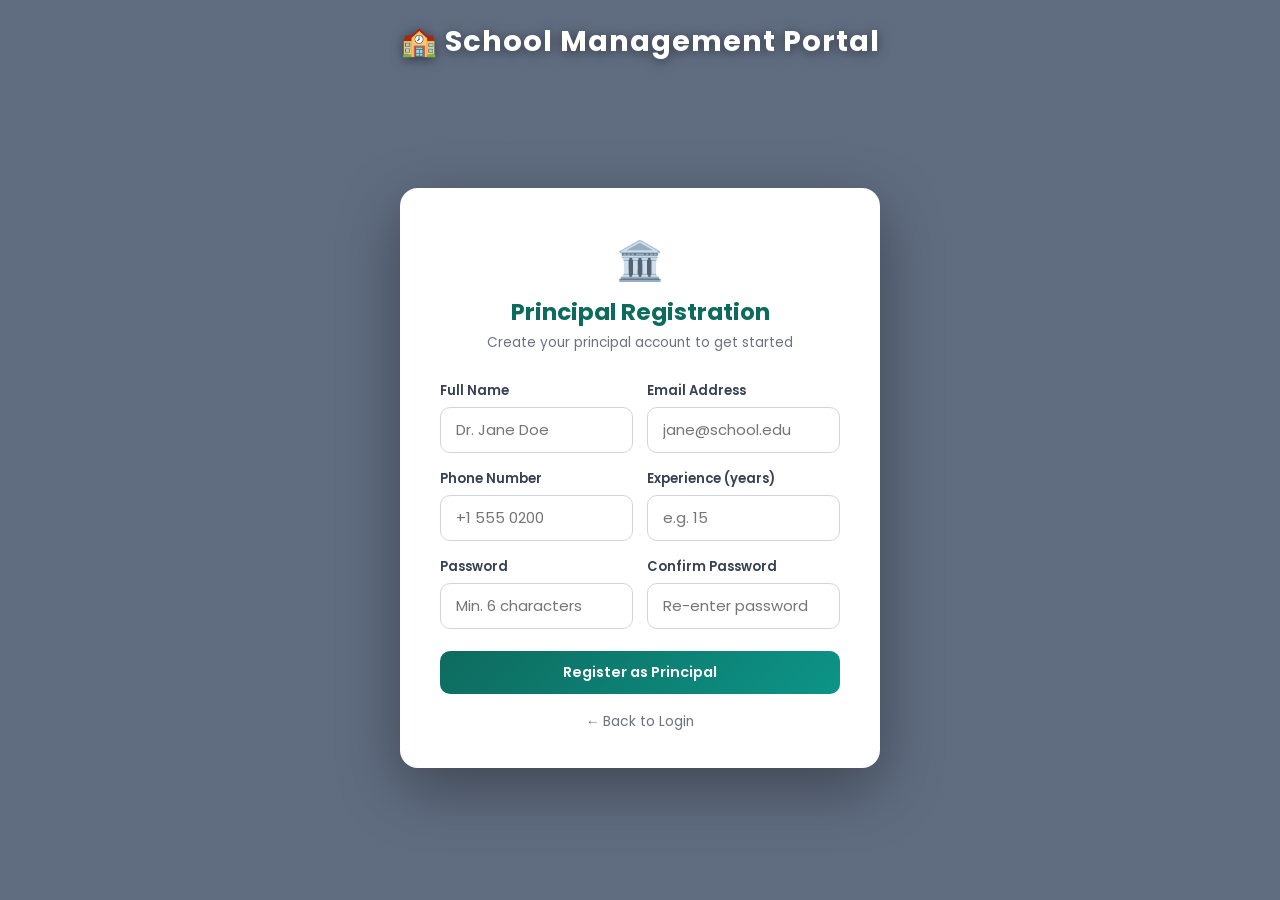
<file: register-principal.html>
<!DOCTYPE html>
<html lang="en">
<head>
  <meta charset="UTF-8" />
  <meta name="viewport" content="width=device-width, initial-scale=1.0" />
  <title>Register as Principal – School Management Portal</title>
  <link rel="preconnect" href="https://fonts.googleapis.com" />
  <link rel="preconnect" href="https://fonts.gstatic.com" crossorigin />
  <link href="https://fonts.googleapis.com/css2?family=Poppins:wght@300;400;500;600;700&display=swap" rel="stylesheet" />
  <link rel="stylesheet" href="style.css" />
  <style>
    /* Principal-specific overrides */
    .card-header h2  { color: var(--teal-dark); }
    .form-group input:focus { border-color: var(--teal-mid); box-shadow: 0 0 0 3px rgba(13,148,136,0.15); }
    .back-link:hover { color: var(--teal-dark); }
  </style>
</head>
<body class="auth-page">

  <div class="portal-title">🏫 School Management Portal</div>

  <div class="auth-card">
    <div class="card-header">
      <span class="icon">🏛️</span>
      <h2>Principal Registration</h2>
      <p>Create your principal account to get started</p>
    </div>

    <form id="regForm" novalidate>
      <div class="form-row">
        <div class="form-group">
          <label for="fullName">Full Name</label>
          <input type="text" id="fullName" placeholder="Dr. Jane Doe" autocomplete="name" />
        </div>
        <div class="form-group">
          <label for="email">Email Address</label>
          <input type="email" id="email" placeholder="jane@school.edu" autocomplete="email" />
        </div>
      </div>

      <div class="form-row">
        <div class="form-group">
          <label for="phone">Phone Number</label>
          <input type="tel" id="phone" placeholder="+1 555 0200" autocomplete="tel" />
        </div>
        <div class="form-group">
          <label for="experience">Experience (years)</label>
          <input type="number" id="experience" placeholder="e.g. 15" min="0" max="60" />
        </div>
      </div>

      <div class="form-row">
        <div class="form-group">
          <label for="password">Password</label>
          <input type="password" id="password" placeholder="Min. 6 characters" autocomplete="new-password" />
        </div>
        <div class="form-group">
          <label for="confirmPassword">Confirm Password</label>
          <input type="password" id="confirmPassword" placeholder="Re-enter password" autocomplete="new-password" />
        </div>
      </div>

      <button type="submit" class="btn btn-primary-teal btn-full" style="margin-top:6px;">Register as Principal</button>
      <div id="msg" class="msg"></div>
    </form>

    <a href="index.html" class="back-link">← Back to Login</a>
  </div>

  <script src="app.js"></script>
  <script>
    document.getElementById('regForm').addEventListener('submit', function (e) {
      e.preventDefault();

      const fullName        = document.getElementById('fullName').value.trim();
      const email           = document.getElementById('email').value.trim().toLowerCase();
      const phone           = document.getElementById('phone').value.trim();
      const experience      = document.getElementById('experience').value.trim();
      const password        = document.getElementById('password').value;
      const confirmPassword = document.getElementById('confirmPassword').value;

      if (!fullName || !email || !phone || !experience || !password || !confirmPassword) {
        showMsg('msg', 'error', 'Please fill in all fields.'); return;
      }
      if (!/^[^\s@]+@[^\s@]+\.[^\s@]+$/.test(email)) {
        showMsg('msg', 'error', 'Please enter a valid email address.'); return;
      }
      if (password.length < 6) {
        showMsg('msg', 'error', 'Password must be at least 6 characters.'); return;
      }
      if (password !== confirmPassword) {
        showMsg('msg', 'error', 'Passwords do not match.'); return;
      }

      const users = getUsers();
      if (users.find(function (u) { return u.email === email; })) {
        showMsg('msg', 'error', 'An account with this email already exists.'); return;
      }

      users.push({
        id:         'P_' + Date.now(),
        name:       fullName,
        email:      email,
        phone:      phone,
        experience: experience,
        role:       'principal',
        password:   password,
        active:     true,
        createdAt:  new Date().toISOString()
      });
      saveUsers(users);

      showMsg('msg', 'success', '✅ Registration successful. You can now login.');
      document.getElementById('regForm').reset();
      setTimeout(function () { location.href = 'index.html'; }, 2500);
    });
  </script>
</body>
</html>
</file>
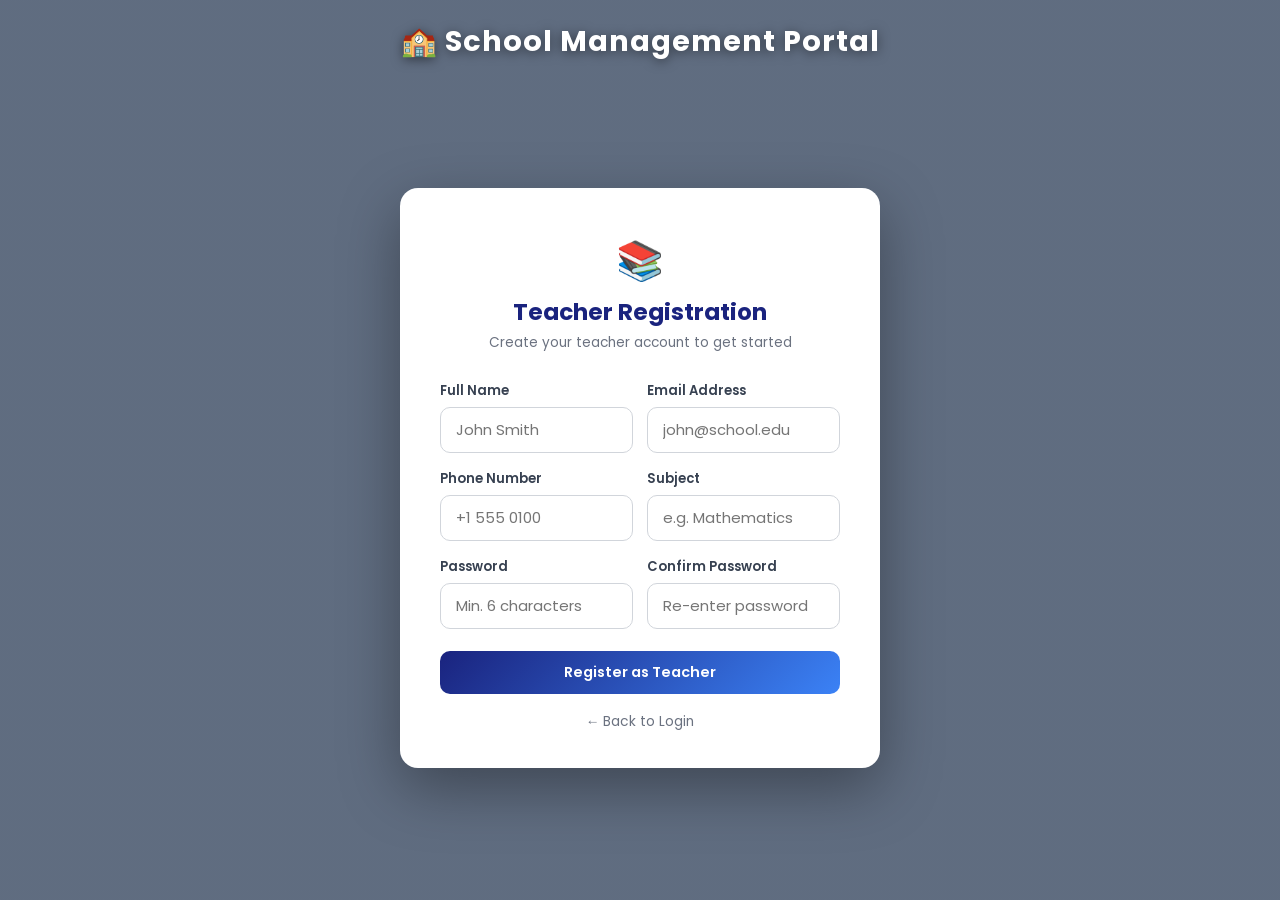
<file: register-teacher.html>
<!DOCTYPE html>
<html lang="en">
<head>
  <meta charset="UTF-8" />
  <meta name="viewport" content="width=device-width, initial-scale=1.0" />
  <title>Register as Teacher – School Management Portal</title>
  <link rel="preconnect" href="https://fonts.googleapis.com" />
  <link rel="preconnect" href="https://fonts.gstatic.com" crossorigin />
  <link href="https://fonts.googleapis.com/css2?family=Poppins:wght@300;400;500;600;700&display=swap" rel="stylesheet" />
  <link rel="stylesheet" href="style.css" />
</head>
<body class="auth-page">

  <div class="portal-title">🏫 School Management Portal</div>

  <div class="auth-card">
    <div class="card-header">
      <span class="icon">📚</span>
      <h2>Teacher Registration</h2>
      <p>Create your teacher account to get started</p>
    </div>

    <form id="regForm" novalidate>
      <div class="form-row">
        <div class="form-group">
          <label for="fullName">Full Name</label>
          <input type="text" id="fullName" placeholder="John Smith" autocomplete="name" />
        </div>
        <div class="form-group">
          <label for="email">Email Address</label>
          <input type="email" id="email" placeholder="john@school.edu" autocomplete="email" />
        </div>
      </div>

      <div class="form-row">
        <div class="form-group">
          <label for="phone">Phone Number</label>
          <input type="tel" id="phone" placeholder="+1 555 0100" autocomplete="tel" />
        </div>
        <div class="form-group">
          <label for="subject">Subject</label>
          <input type="text" id="subject" placeholder="e.g. Mathematics" />
        </div>
      </div>

      <div class="form-row">
        <div class="form-group">
          <label for="password">Password</label>
          <input type="password" id="password" placeholder="Min. 6 characters" autocomplete="new-password" />
        </div>
        <div class="form-group">
          <label for="confirmPassword">Confirm Password</label>
          <input type="password" id="confirmPassword" placeholder="Re-enter password" autocomplete="new-password" />
        </div>
      </div>

      <button type="submit" class="btn btn-primary btn-full" style="margin-top:6px;">Register as Teacher</button>
      <div id="msg" class="msg"></div>
    </form>

    <a href="index.html" class="back-link">← Back to Login</a>
  </div>

  <script src="app.js"></script>
  <script>
    document.getElementById('regForm').addEventListener('submit', function (e) {
      e.preventDefault();

      const fullName        = document.getElementById('fullName').value.trim();
      const email           = document.getElementById('email').value.trim().toLowerCase();
      const phone           = document.getElementById('phone').value.trim();
      const subject         = document.getElementById('subject').value.trim();
      const password        = document.getElementById('password').value;
      const confirmPassword = document.getElementById('confirmPassword').value;

      if (!fullName || !email || !phone || !subject || !password || !confirmPassword) {
        showMsg('msg', 'error', 'Please fill in all fields.'); return;
      }
      if (!/^[^\s@]+@[^\s@]+\.[^\s@]+$/.test(email)) {
        showMsg('msg', 'error', 'Please enter a valid email address.'); return;
      }
      if (password.length < 6) {
        showMsg('msg', 'error', 'Password must be at least 6 characters.'); return;
      }
      if (password !== confirmPassword) {
        showMsg('msg', 'error', 'Passwords do not match.'); return;
      }

      const users = getUsers();
      if (users.find(function (u) { return u.email === email; })) {
        showMsg('msg', 'error', 'An account with this email already exists.'); return;
      }

      users.push({
        id:        'T_' + Date.now(),
        name:      fullName,
        email:     email,
        phone:     phone,
        subject:   subject,
        role:      'teacher',
        password:  password,
        active:    true,
        createdAt: new Date().toISOString()
      });
      saveUsers(users);

      showMsg('msg', 'success', '✅ Registration successful. You can now login.');
      document.getElementById('regForm').reset();
      setTimeout(function () { location.href = 'index.html'; }, 2500);
    });
  </script>
</body>
</html>
</file>
<file: style.css>
/* ================================================================
   School Management Portal — Shared Stylesheet
   Fonts: Poppins (loaded via Google Fonts in each HTML page)
   ================================================================ */

/* ── Reset & Base ────────────────────────────────────────────── */
*, *::before, *::after { box-sizing: border-box; margin: 0; padding: 0; }

:root {
  /* Brand colours */
  --blue-dark:   #1a237e;
  --blue-mid:    #3b82f6;
  --teal-dark:   #0d6b5e;
  --teal-mid:    #0d9488;
  --slate-dark:  #1e293b;
  --slate-mid:   #475569;
  --purple:      #7c3aed;
  --purple-light:#ede9fe;

  /* Neutral */
  --bg:          #f0f4f8;
  --white:       #ffffff;
  --border:      #d1d5db;
  --text-main:   #111827;
  --text-sub:    #6b7280;
  --text-muted:  #9ca3af;

  /* Layout */
  --sidebar-w:   240px;
  --topbar-h:    64px;
  --radius-sm:   8px;
  --radius-md:   10px;
  --radius-lg:   14px;
  --radius-xl:   18px;
  --shadow-card: 0 2px 12px rgba(0,0,0,0.06);
  --shadow-pop:  0 20px 60px rgba(0,0,0,0.35);
}

body {
  font-family: 'Poppins', sans-serif;
  background: var(--bg);
  color: var(--text-main);
}

/* ── Auth Layout (login / register pages) ─────────────────────── */
body.auth-page {
  min-height: 100vh;
  display: flex;
  align-items: center;
  justify-content: center;
  padding: 24px 16px;
  background:
    linear-gradient(rgba(10,30,60,0.65), rgba(10,30,60,0.65)),
    url('https://images.unsplash.com/photo-1580582932707-520aed937b7b?w=1920&q=80')
    center/cover no-repeat fixed;
}

.portal-title {
  position: fixed;
  top: 20px;
  left: 50%;
  transform: translateX(-50%);
  color: #fff;
  font-size: clamp(1.1rem, 2.5vw, 1.8rem);
  font-weight: 700;
  letter-spacing: 1px;
  text-align: center;
  text-shadow: 0 2px 12px rgba(0,0,0,0.5);
  pointer-events: none;
  z-index: 10;
  white-space: nowrap;
}

/* ── Auth Card ────────────────────────────────────────────────── */
.auth-card {
  background: var(--white);
  border-radius: var(--radius-xl);
  box-shadow: var(--shadow-pop);
  padding: 44px 40px 36px;
  width: 100%;
  max-width: 480px;
  margin-top: 56px; /* clear fixed portal-title */
  position: relative;
  z-index: 1;
}

.auth-card.narrow { max-width: 420px; }

.card-header { text-align: center; margin-bottom: 28px; }
.card-header .icon { font-size: 2.4rem; margin-bottom: 6px; display: block; }
.card-header h2  { font-size: 1.45rem; font-weight: 700; color: var(--blue-dark); }
.card-header h2.teal { color: var(--teal-dark); }
.card-header p   { font-size: 0.85rem; color: var(--text-sub); margin-top: 4px; }

/* ── Form Elements ────────────────────────────────────────────── */
.form-group { margin-bottom: 16px; }

.form-group label {
  display: block;
  font-size: 0.82rem;
  font-weight: 600;
  color: #374151;
  margin-bottom: 6px;
}

.form-group input,
.form-group select,
.form-group textarea {
  width: 100%;
  padding: 11px 15px;
  border: 1.5px solid var(--border);
  border-radius: var(--radius-md);
  font-size: 0.93rem;
  font-family: inherit;
  color: var(--text-main);
  background: var(--white);
  transition: border-color 0.2s, box-shadow 0.2s;
  outline: none;
}

.form-group input:focus,
.form-group select:focus,
.form-group textarea:focus {
  border-color: var(--blue-mid);
  box-shadow: 0 0 0 3px rgba(59,130,246,0.12);
}

.form-group input.teal-focus:focus,
.form-group select.teal-focus:focus {
  border-color: var(--teal-mid);
  box-shadow: 0 0 0 3px rgba(13,148,136,0.15);
}

.form-group input:disabled {
  background: #f9fafb;
  color: var(--text-sub);
  cursor: not-allowed;
}

.form-group textarea { resize: vertical; min-height: 90px; }

.form-row { display: grid; grid-template-columns: 1fr 1fr; gap: 14px; }

/* ── Buttons ──────────────────────────────────────────────────── */
.btn {
  display: inline-flex;
  align-items: center;
  justify-content: center;
  gap: 6px;
  padding: 11px 24px;
  border-radius: var(--radius-md);
  font-size: 0.9rem;
  font-weight: 600;
  font-family: inherit;
  cursor: pointer;
  transition: opacity 0.2s, transform 0.1s;
  border: none;
  text-decoration: none;
}
.btn:active { transform: scale(0.97); }

.btn-primary {
  background: linear-gradient(135deg, var(--blue-dark) 0%, var(--blue-mid) 100%);
  color: #fff;
}
.btn-primary:hover { opacity: 0.9; }

.btn-primary-teal {
  background: linear-gradient(135deg, var(--teal-dark) 0%, var(--teal-mid) 100%);
  color: #fff;
}
.btn-primary-teal:hover { opacity: 0.9; }

.btn-secondary {
  background: #f3f4f6;
  color: #374151;
  border: 1.5px solid var(--border);
}
.btn-secondary:hover { background: #e5e7eb; }

.btn-success { background: #dcfce7; color: #15803d; }
.btn-success:hover { background: #bbf7d0; }

.btn-danger  { background: #fee2e2; color: #b91c1c; }
.btn-danger:hover  { background: #fecaca; }

.btn-full  { width: 100%; display: flex; }
.btn-sm    { padding: 7px 14px; font-size: 0.82rem; }

/* Outline buttons (auth pages) */
.btn-outline {
  width: 100%;
  padding: 11px;
  background: transparent;
  border: 1.5px solid var(--blue-dark);
  border-radius: var(--radius-md);
  font-size: 0.9rem;
  font-weight: 600;
  font-family: inherit;
  color: var(--blue-dark);
  cursor: pointer;
  transition: background 0.2s, color 0.2s;
  text-decoration: none;
  display: block;
  text-align: center;
}
.btn-outline:hover { background: var(--blue-dark); color: #fff; }
.btn-outline.teal  { border-color: var(--teal-mid); color: var(--teal-mid); }
.btn-outline.teal:hover { background: var(--teal-mid); color: #fff; }

/* ── Alerts / Messages ────────────────────────────────────────── */
.msg {
  margin-top: 12px;
  font-size: 0.86rem;
  border-radius: var(--radius-sm);
  padding: 10px 14px;
  display: none;
  text-align: center;
}
.msg.error   { background: #fee2e2; color: #b91c1c; display: block; }
.msg.success { background: #dcfce7; color: #15803d; display: block; }

/* ── Divider ──────────────────────────────────────────────────── */
.divider {
  display: flex;
  align-items: center;
  gap: 10px;
  margin: 22px 0 16px;
  color: var(--text-muted);
  font-size: 0.8rem;
}
.divider::before,
.divider::after { content: ''; flex: 1; height: 1px; background: #e5e7eb; }

/* ── Back link ────────────────────────────────────────────────── */
.back-link {
  display: block;
  text-align: center;
  margin-top: 18px;
  font-size: 0.86rem;
  color: var(--text-sub);
  text-decoration: none;
}
.back-link:hover { color: var(--blue-dark); text-decoration: underline; }
.back-link.teal:hover { color: var(--teal-dark); }

/* ── Demo hint ────────────────────────────────────────────────── */
.demo-hint { text-align: center; font-size: 0.76rem; color: var(--text-muted); margin-top: 20px; }
.demo-hint span { color: var(--text-sub); font-weight: 600; }

/* Register links row */
.register-links { display: flex; gap: 10px; flex-direction: column; }

/* ================================================================
   Dashboard Layout (teacher / principal / admin)
   ================================================================ */

/* ── Topbar ───────────────────────────────────────────────────── */
.topbar {
  position: fixed;
  top: 0; left: 0; right: 0;
  height: var(--topbar-h);
  background: linear-gradient(135deg, var(--blue-dark) 0%, var(--blue-mid) 100%);
  display: flex;
  align-items: center;
  justify-content: space-between;
  padding: 0 24px;
  z-index: 100;
  box-shadow: 0 2px 12px rgba(0,0,0,0.2);
}
.topbar.teal  { background: linear-gradient(135deg, var(--teal-dark) 0%, var(--teal-mid) 100%); }
.topbar.slate { background: linear-gradient(135deg, var(--slate-dark) 0%, var(--slate-mid) 100%); }

.topbar-left { display: flex; align-items: center; gap: 14px; }
.topbar-logo { font-size: 1.5rem; }
.topbar-title    { color: #fff; font-size: 1.1rem; font-weight: 700; }
.topbar-subtitle { color: rgba(255,255,255,0.75); font-size: 0.78rem; }

/* User menu / dropdown */
.user-menu { position: relative; }

.user-btn {
  display: flex;
  align-items: center;
  gap: 10px;
  background: rgba(255,255,255,0.15);
  border: none;
  border-radius: 30px;
  padding: 8px 16px;
  cursor: pointer;
  color: #fff;
  font-family: inherit;
  font-size: 0.9rem;
  font-weight: 500;
  transition: background 0.2s;
}
.user-btn:hover { background: rgba(255,255,255,0.25); }

.user-avatar {
  width: 34px;
  height: 34px;
  border-radius: 50%;
  background: rgba(255,255,255,0.3);
  display: flex;
  align-items: center;
  justify-content: center;
  font-size: 1.05rem;
  font-weight: 700;
  color: #fff;
  flex-shrink: 0;
}
.user-avatar.purple-bg { background: var(--purple); }

.dropdown {
  position: absolute;
  top: calc(100% + 10px);
  right: 0;
  background: var(--white);
  border-radius: 12px;
  min-width: 190px;
  box-shadow: 0 10px 40px rgba(0,0,0,0.18);
  overflow: hidden;
  display: none;
  z-index: 200;
}
.dropdown.open { display: block; }

.dropdown a {
  display: flex;
  align-items: center;
  gap: 10px;
  padding: 12px 16px;
  text-decoration: none;
  color: #374151;
  font-size: 0.88rem;
  font-weight: 500;
  transition: background 0.15s;
}
.dropdown a:hover { background: #f3f4f6; }
.dropdown a.logout { color: #dc2626; }
.dropdown hr { border: none; border-top: 1px solid #e5e7eb; }

/* ── Sidebar ──────────────────────────────────────────────────── */
.sidebar {
  position: fixed;
  top: var(--topbar-h);
  left: 0;
  bottom: 0;
  width: var(--sidebar-w);
  background: var(--white);
  box-shadow: 2px 0 12px rgba(0,0,0,0.06);
  overflow-y: auto;
  z-index: 50;
}

.sidebar-section { padding: 20px 0 0; }

.sidebar-label {
  padding: 6px 20px;
  font-size: 0.72rem;
  font-weight: 700;
  color: var(--text-muted);
  text-transform: uppercase;
  letter-spacing: 0.08em;
}

.nav-item {
  display: flex;
  align-items: center;
  gap: 12px;
  padding: 12px 20px;
  cursor: pointer;
  border: none;
  background: none;
  font-family: inherit;
  font-size: 0.9rem;
  font-weight: 500;
  color: #4b5563;
  width: 100%;
  text-align: left;
  transition: background 0.15s, color 0.15s;
  border-left: 3px solid transparent;
}
.nav-item:hover  { background: #e8eaf6; color: var(--blue-dark); }
.nav-item.active { background: #e8eaf6; color: var(--blue-dark); border-left-color: var(--blue-dark); font-weight: 600; }

.nav-item.teal:hover  { background: #ccfbf1; color: var(--teal-dark); }
.nav-item.teal.active { background: #ccfbf1; color: var(--teal-dark); border-left-color: var(--teal-dark); font-weight: 600; }

.nav-item.purple:hover  { background: var(--purple-light); color: var(--purple); }
.nav-item.purple.active { background: var(--purple-light); color: var(--purple); border-left-color: var(--purple); font-weight: 600; }

.nav-icon { font-size: 1.1rem; width: 24px; text-align: center; flex-shrink: 0; }

/* ── Main Content Area ────────────────────────────────────────── */
.main {
  margin-left: var(--sidebar-w);
  margin-top: var(--topbar-h);
  padding: 32px;
  min-height: calc(100vh - var(--topbar-h));
}

/* Panels (sections shown/hidden within dashboard) */
.panel { display: none; }
.panel.active { display: block; }

/* Page header */
.page-header { margin-bottom: 28px; }
.page-header h1 { font-size: 1.5rem; font-weight: 700; color: var(--blue-dark); }
.page-header h1.teal   { color: var(--teal-dark); }
.page-header h1.purple { color: var(--purple); }
.page-header h1.slate  { color: var(--slate-dark); }
.page-header p  { color: var(--text-sub); font-size: 0.88rem; margin-top: 4px; }

/* ── Stat Cards (summary row) ─────────────────────────────────── */
.stats-grid {
  display: grid;
  grid-template-columns: repeat(auto-fill, minmax(200px, 1fr));
  gap: 18px;
  margin-bottom: 28px;
}

.stat-card {
  background: var(--white);
  border-radius: var(--radius-lg);
  padding: 22px 20px;
  box-shadow: var(--shadow-card);
  display: flex;
  align-items: center;
  gap: 16px;
}

.stat-icon {
  font-size: 1.9rem;
  width: 52px;
  height: 52px;
  border-radius: 12px;
  display: flex;
  align-items: center;
  justify-content: center;
  flex-shrink: 0;
}
.si-blue   { background: #dbeafe; }
.si-green  { background: #dcfce7; }
.si-teal   { background: #ccfbf1; }
.si-orange { background: #ffedd5; }
.si-purple { background: var(--purple-light); }
.si-red    { background: #fee2e2; }

.stat-info h3 { font-size: 1.5rem; font-weight: 700; color: var(--text-main); }
.stat-info p  { font-size: 0.8rem;  color: var(--text-sub); margin-top: 2px; }

/* ── Content Card ─────────────────────────────────────────────── */
.content-card {
  background: var(--white);
  border-radius: 16px;
  box-shadow: var(--shadow-card);
  overflow: hidden;
  margin-bottom: 24px;
}

.content-card-header {
  padding: 18px 24px;
  border-bottom: 1px solid #f3f4f6;
  display: flex;
  justify-content: space-between;
  align-items: center;
}
.content-card-header h3 { font-size: 1rem; font-weight: 700; color: var(--text-main); }
.content-card-header .meta { font-size: 0.85rem; color: var(--text-sub); }

.content-card-body { padding: 24px; }

/* ── Profile Section ──────────────────────────────────────────── */
.profile-top {
  display: flex;
  align-items: center;
  gap: 24px;
  padding: 28px 24px;
  border-bottom: 1px solid #f3f4f6;
}

.profile-avatar {
  width: 80px;
  height: 80px;
  border-radius: 50%;
  background: linear-gradient(135deg, var(--blue-dark) 0%, var(--blue-mid) 100%);
  display: flex;
  align-items: center;
  justify-content: center;
  font-size: 2rem;
  color: #fff;
  font-weight: 700;
  flex-shrink: 0;
}
.profile-avatar.teal   { background: linear-gradient(135deg, var(--teal-dark) 0%, var(--teal-mid) 100%); }
.profile-avatar.purple { background: linear-gradient(135deg, #4c1d95 0%, var(--purple) 100%); }

.profile-meta h2 { font-size: 1.2rem; font-weight: 700; }
.profile-meta p  { font-size: 0.85rem; color: var(--text-sub); margin-top: 2px; }

.badge {
  display: inline-block;
  padding: 3px 12px;
  border-radius: 20px;
  font-size: 0.75rem;
  font-weight: 600;
  margin-top: 6px;
  background: #e8eaf6;
  color: var(--blue-dark);
}
.badge.teal   { background: #ccfbf1; color: var(--teal-dark); }
.badge.purple { background: var(--purple-light); color: var(--purple); }

.info-grid { display: grid; grid-template-columns: 1fr 1fr; gap: 16px; }
.info-item label {
  display: block;
  font-size: 0.78rem;
  font-weight: 600;
  color: var(--text-muted);
  text-transform: uppercase;
  letter-spacing: 0.05em;
  margin-bottom: 4px;
}
.info-item p { font-size: 0.95rem; color: var(--text-main); font-weight: 500; }

/* ── Table ────────────────────────────────────────────────────── */
.table-wrapper { overflow-x: auto; }

table { width: 100%; border-collapse: collapse; }

th {
  padding: 12px 16px;
  text-align: left;
  font-size: 0.8rem;
  font-weight: 700;
  color: var(--text-sub);
  text-transform: uppercase;
  letter-spacing: 0.05em;
  border-bottom: 1px solid #e5e7eb;
}
td {
  padding: 13px 16px;
  font-size: 0.9rem;
  color: #374151;
  border-bottom: 1px solid #f3f4f6;
  vertical-align: middle;
}
tr:last-child td { border-bottom: none; }
tr:hover td { background: #f9fafb; }

/* ── Status Badges ────────────────────────────────────────────── */
.status-badge {
  display: inline-block;
  padding: 3px 10px;
  border-radius: 20px;
  font-size: 0.78rem;
  font-weight: 600;
  white-space: nowrap;
}
.badge-green  { background: #dcfce7; color: #15803d; }
.badge-red    { background: #fee2e2; color: #b91c1c; }
.badge-orange { background: #fef9c3; color: #b45309; }
.badge-blue   { background: #dbeafe; color: #1d4ed8; }
.badge-purple { background: var(--purple-light); color: var(--purple); }
.badge-teal   { background: #ccfbf1; color: var(--teal-dark); }

/* ── Info / Warning Box ───────────────────────────────────────── */
.info-box {
  background: #fffbeb;
  border: 1.5px solid #fde68a;
  border-radius: 12px;
  padding: 16px 20px;
  margin-bottom: 20px;
  display: flex;
  align-items: flex-start;
  gap: 12px;
}
.info-box .icon { font-size: 1.3rem; flex-shrink: 0; margin-top: 1px; }
.info-box p { font-size: 0.88rem; color: #92400e; line-height: 1.5; }
.info-box strong { display: block; margin-bottom: 4px; color: #78350f; }

/* ── Announcement Item ────────────────────────────────────────── */
.announcement-item {
  padding: 16px;
  border-radius: 12px;
  background: #f9fafb;
  margin-bottom: 12px;
  border-left: 4px solid var(--teal-mid);
}
.announcement-item h4 { font-size: 0.95rem; font-weight: 700; color: var(--text-main); }
.announcement-item p  { font-size: 0.85rem; color: var(--text-sub); margin-top: 4px; }
.announcement-item .ann-meta { font-size: 0.78rem; color: var(--text-muted); margin-top: 6px; }

/* ── Performance Bars ─────────────────────────────────────────── */
.perf-row { display: flex; align-items: center; gap: 14px; margin-bottom: 16px; }
.perf-label { width: 120px; font-size: 0.85rem; font-weight: 500; color: #374151; flex-shrink: 0; }
.perf-bar-wrap { flex: 1; background: #e5e7eb; border-radius: 20px; height: 10px; overflow: hidden; }
.perf-bar { height: 10px; border-radius: 20px; background: linear-gradient(135deg, var(--blue-dark) 0%, var(--blue-mid) 100%); }
.perf-val { width: 36px; text-align: right; font-size: 0.85rem; font-weight: 600; color: var(--text-main); }

/* ── Schedule Grid ────────────────────────────────────────────── */
.schedule-grid { display: grid; grid-template-columns: repeat(5, 1fr); gap: 12px; }
.schedule-day { background: #e8eaf6; border-radius: 12px; padding: 14px; }
.schedule-day h4 { font-size: 0.82rem; font-weight: 700; color: var(--blue-dark); margin-bottom: 10px; text-transform: uppercase; }
.schedule-slot { background: var(--white); border-radius: 8px; padding: 10px 12px; margin-bottom: 8px; box-shadow: 0 1px 4px rgba(0,0,0,0.06); }
.schedule-slot:last-child { margin-bottom: 0; }
.schedule-slot .time { font-size: 0.72rem; color: var(--text-muted); font-weight: 600; }
.schedule-slot .subj { font-size: 0.85rem; color: var(--text-main); font-weight: 600; margin-top: 2px; }
.schedule-slot .class { font-size: 0.78rem; color: var(--text-sub); }

/* ── Button group ─────────────────────────────────────────────── */
.btn-group { display: flex; gap: 8px; flex-wrap: wrap; align-items: center; }

/* ================================================================
   Responsive
   ================================================================ */
@media (max-width: 900px) {
  .schedule-grid { grid-template-columns: repeat(3, 1fr); }
}

@media (max-width: 768px) {
  .sidebar { display: none; }
  .main    { margin-left: 0; padding: 20px 16px; }
  .stats-grid { grid-template-columns: 1fr 1fr; }
  .form-row   { grid-template-columns: 1fr; gap: 0; }
  .info-grid  { grid-template-columns: 1fr; }
  .schedule-grid { grid-template-columns: 1fr 1fr; }
}

@media (max-width: 520px) {
  .auth-card { padding: 28px 18px 24px; margin-top: 60px; }
  .portal-title { font-size: 1.1rem; white-space: normal; text-align: center; width: 90%; }
  .stats-grid { grid-template-columns: 1fr; }
  .schedule-grid { grid-template-columns: 1fr; }
  .profile-top { flex-direction: column; text-align: center; }
}
</file>
